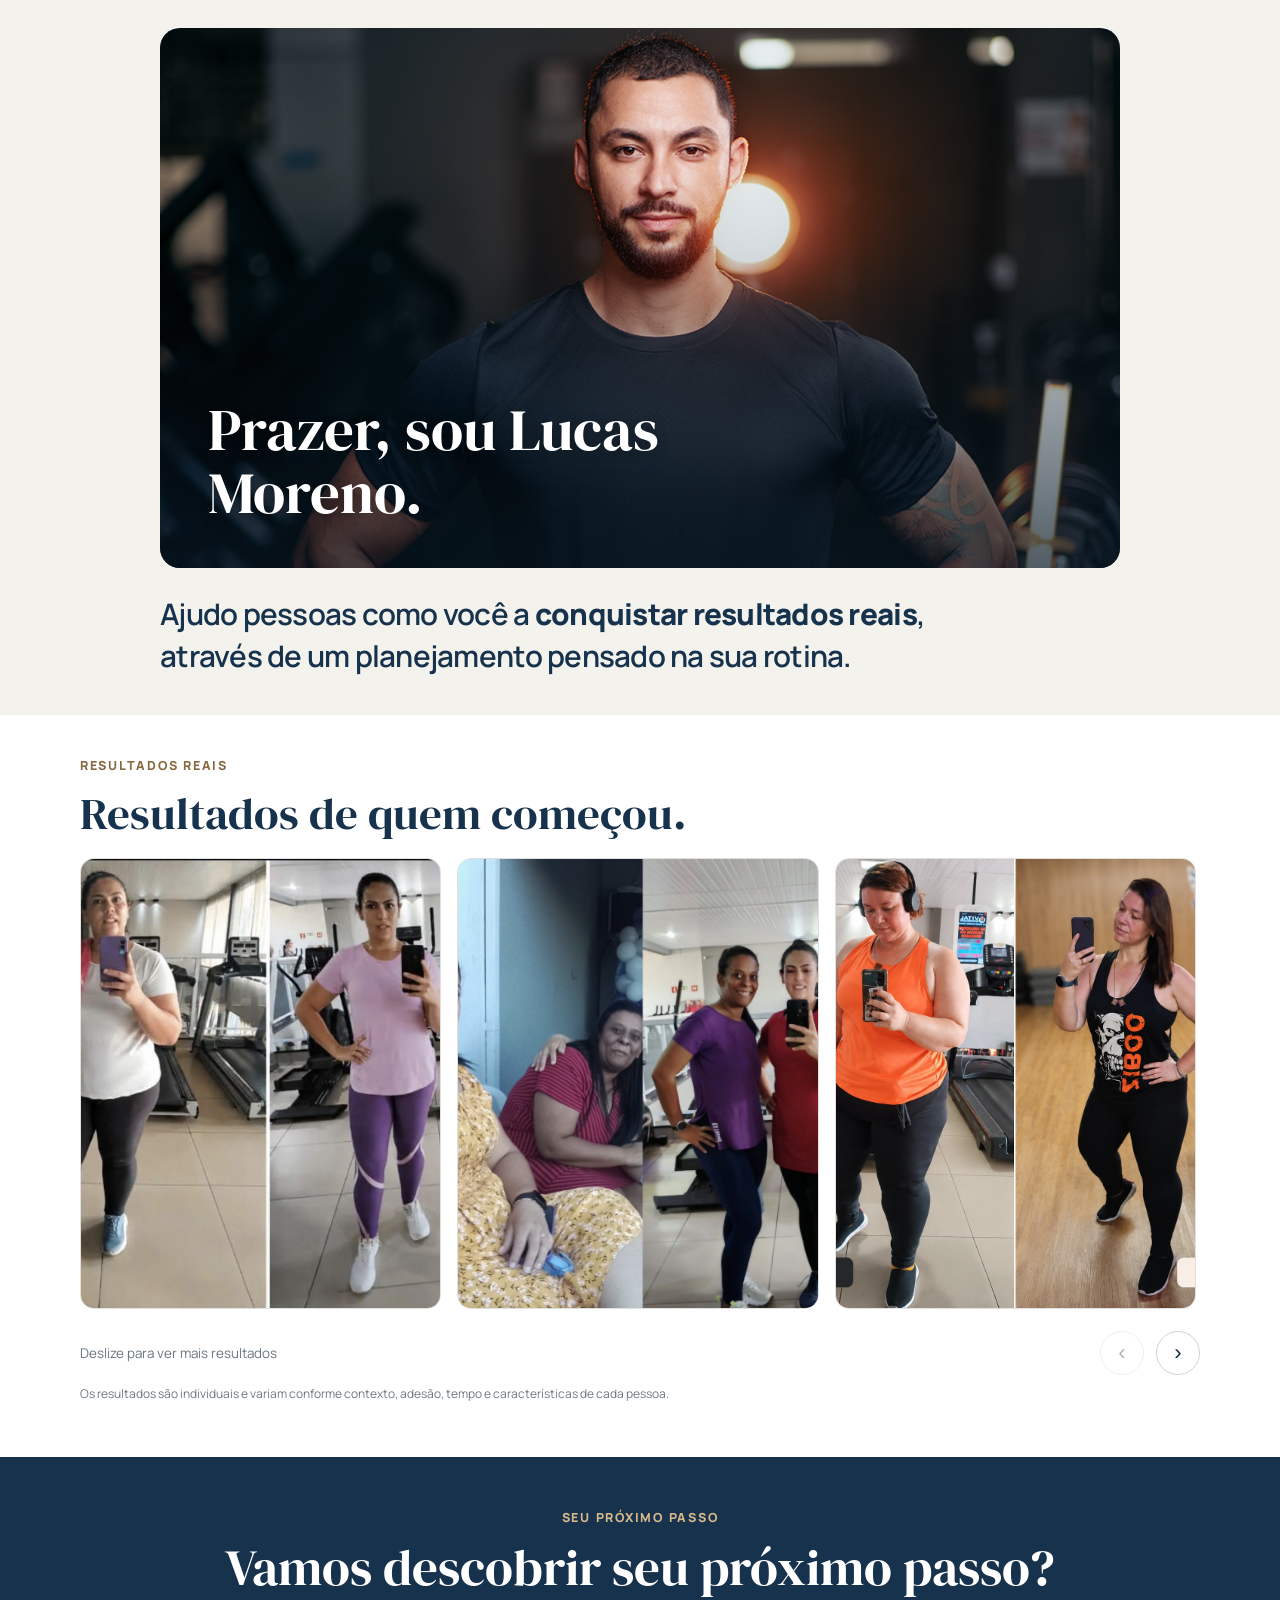
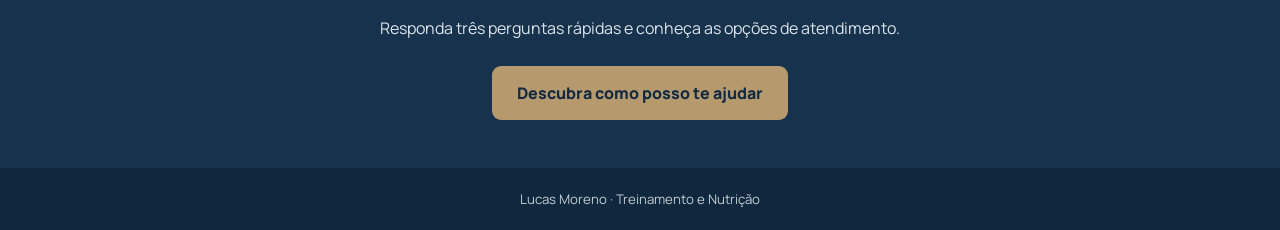
<file: index.html>
<!doctype html><html lang="pt-BR"><head><link rel="icon" type="image/svg+xml" href="/favicon-lm.svg?v=3"><meta charset="utf-8"><meta name="viewport" content="width=device-width,initial-scale=1"><meta name="theme-color" content="#17324d"><meta name="description" content="Conheça Lucas Moreno, personal trainer e nutricionista, veja resultados reais de alunos e descubra como começar."><title>Lucas Moreno | Treinamento e Nutrição</title><link rel="preconnect" href="https://fonts.googleapis.com"><link rel="preconnect" href="https://fonts.gstatic.com" crossorigin><link href="https://fonts.googleapis.com/css2?family=DM+Serif+Display&family=Manrope:wght@400;500;600;700;800&display=swap" rel="stylesheet"><style>
:root{--navy:#17324d;--cream:#f4f2ed;--bronze:#b69a6d;--ink:#27343d}*{box-sizing:border-box}html{scroll-behavior:smooth}body{margin:0;background:var(--cream);color:var(--ink);font-family:Manrope,Arial,sans-serif}a{color:inherit}.container{width:min(1120px,calc(100% - 36px));margin:auto}.top{background:#fff;border-bottom:1px solid #e3e0da}.top .container{display:flex;align-items:center;justify-content:space-between;gap:16px;min-height:76px}.brand{display:inline-flex;align-items:center;text-decoration:none;color:var(--navy);font-weight:800;font-size:1.05rem}.brand img{display:block;width:58px;height:58px;object-fit:contain}.top-note{color:#6c7780;font-size:.82rem}.hero{padding:44px 0;background:#f4f2ed}.hero-grid{display:grid;grid-template-columns:1.1fr .9fr;gap:clamp(20px,4vw,48px);align-items:center}.eyebrow{color:#876941;text-transform:uppercase;letter-spacing:.14em;font-size:.78rem;font-weight:800}.hero h1,.results h2,.end h2{font-family:"DM Serif Display",Georgia,serif;color:var(--navy);font-weight:400;line-height:1.12}.hero h1{font-size:clamp(2.3rem,4.5vw,3.8rem);margin:12px 0 16px}.hero-grid>div{max-width:610px}.hero .eyebrow,.results .eyebrow{display:block}.hero h1{max-width:13ch}.lead{margin:0 0 16px;text-align:left;color:#52616a;font-size:clamp(1.03rem,1.6vw,1.2rem);line-height:1.8}.portrait{margin:0;border-radius:20px;overflow:hidden;min-height:300px;background:#e1dfd9}.portrait img{display:block;width:100%;height:100%;max-height:480px;object-fit:cover;object-position:center 25%}.results{padding:42px 0;background:#fff}.results h2{font-size:clamp(1.9rem,3.5vw,2.9rem);max-width:780px;margin:15px 0 15px}.results-intro{display:none;margin:0;text-align:left;color:#586770;line-height:1.7;max-width:730px} .results-grid{display:flex;gap:16px;margin-top:16px;overflow-x:auto;scroll-snap-type:x mandatory;scroll-behavior:smooth;overscroll-behavior-x:contain;scrollbar-width:none;padding:3px 2px 14px;touch-action:pan-x pan-y}.results-grid::-webkit-scrollbar{display:none}.result{flex:0 0 calc((100% - 32px)/3);scroll-snap-align:start}.results-controls{display:flex;align-items:center;justify-content:flex-end;gap:12px;margin-top:8px}.results-arrow{width:44px;height:44px;border:1px solid #d6d3cb;border-radius:50%;background:white;color:var(--navy);font-size:1.4rem;cursor:pointer}.results-arrow:hover{background:var(--cream)}.results-arrow:disabled{opacity:.35;cursor:default}.results-hint{line-height:1.4;font-size:.84rem;color:#697680;margin-right:auto}.result{border-radius:14px;overflow:hidden;background:#f4f2ed;border:1px solid #e0e1df}.result img{display:block;width:100%;aspect-ratio:4/5;object-fit:cover}.result p{display:none;align-items:center;min-height:72px;padding:14px;margin:0;text-align:left;color:#43525c;font-weight:650;font-size:.9rem;line-height:1.5}.disclaimer{max-width:760px;text-align:left;color:#6e7880;font-size:.75rem;line-height:1.5;margin-top:10px}.end{padding:48px 0;text-align:center;background:var(--navy);color:#fff}.end h2{font-size:clamp(2rem,4vw,3.2rem);color:#fff;margin:12px auto 18px}.end p{text-align:center;color:#dbe4e8;max-width:670px;line-height:1.7;margin:0 auto 24px}.button{display:inline-flex;align-items:center;justify-content:center;min-height:54px;padding:14px 25px;border-radius:9px;background:var(--bronze);color:#122b42;text-decoration:none;font-weight:800;text-align:center}.button:hover{background:#d0b387}.button:focus-visible,.brand:focus-visible{outline:3px solid var(--bronze);outline-offset:4px}.footer{text-align:center;padding:22px;background:#10283e;color:#bfcbd1;font-size:.83rem}@media(max-width:760px){.hero{padding:28px 0}.hero h1{max-width:none}.hero-grid>div{max-width:100%}.hero h1,.results h2{overflow-wrap:break-word}.lead{line-height:1.7}.results h2{max-width:100%}.hero-grid{grid-template-columns:1fr}.portrait{min-height:0}.portrait img{max-height:340px}.results{padding:34px 0}.results-grid{gap:12px}.result{flex-basis:82%}.end{padding:42px 0}.top-note{display:none}}@media(max-width:380px){.result{flex-basis:88%}}@media(prefers-reduced-motion:reduce){.results-grid{scroll-behavior:auto}}
.hero{padding:28px 0 38px}.hero .container{max-width:960px}.portrait{position:relative;min-height:0;aspect-ratio:16/9;isolation:isolate}.portrait img{width:100%;height:100%;max-height:none;object-fit:cover;object-position:center 36%}.portrait:after{content:"";position:absolute;inset:0;background:linear-gradient(180deg,rgba(8,22,34,.76) 0%,rgba(8,22,34,.26) 37%,transparent 67%);pointer-events:none}.hero-overlay{position:absolute;z-index:1;top:clamp(20px,4vw,45px);left:clamp(20px,4vw,45px);right:20px}.hero-overlay .eyebrow{color:#e6cba2}.hero-overlay h1{color:#fff;max-width:18ch;margin:10px 0 0;text-shadow:0 2px 12px rgba(0,0,0,.25);font-size:clamp(2rem,4.7vw,4rem)}.hero-description{max-width:760px;margin:24px 0 0;font-size:clamp(1.06rem,1.8vw,1.28rem);line-height:1.65}@media(max-width:760px){.hero{padding:18px 0 30px}.portrait{aspect-ratio:4/4.1;border-radius:18px}.portrait img{max-height:none;object-position:center 36%}.hero-overlay{top:22px;left:22px;right:18px}.hero-overlay h1{font-size:clamp(2.15rem,8vw,3.25rem);max-width:12ch}.hero-description{margin:20px 0 0;line-height:1.65}}@media(max-width:380px){.hero-overlay h1{font-size:2rem}}.portrait:after{background:linear-gradient(180deg,transparent 25%,rgba(8,22,34,.10) 45%,rgba(8,22,34,.67) 100%)}.hero-overlay{top:auto;bottom:clamp(28px,8%,72px);left:clamp(22px,5%,54px);right:22px}.hero-overlay h1{margin:0;max-width:18ch;font-size:clamp(2.1rem,4.6vw,3.8rem);line-height:1.08}.hero-description{font-size:clamp(1.3rem,2.5vw,1.85rem);font-weight:600;line-height:1.42;letter-spacing:-.025em;color:#17324d;max-width:800px;margin:25px 0 0}.hero-description strong{font-weight:800;color:#17324d}@media(max-width:760px){.hero-overlay{top:auto;bottom:17%;left:22px;right:20px}.hero-overlay h1{font-size:clamp(2.15rem,7.5vw,3rem);max-width:13ch}.hero-description{font-size:clamp(1.32rem,5.4vw,1.65rem);line-height:1.42;margin-top:22px}}</style></head><body><main><section class="hero"><div class="container"><figure class="portrait"><img src="hero-lucas.jpg" alt="Lucas Moreno em ambiente profissional" width="1200" height="1500" fetchpriority="high"><figcaption class="hero-overlay"><h1>Prazer, sou Lucas Moreno.</h1></figcaption></figure><p class="lead hero-description">Ajudo pessoas como você a <strong>conquistar resultados reais</strong>, através de um planejamento pensado na sua rotina.</p></div></section><section class="results" aria-labelledby="resultados-titulo"><div class="container"><span class="eyebrow">Resultados reais</span><h2 id="resultados-titulo">Resultados de quem começou.</h2><div class="results-grid" id="results-carousel" tabindex="0" aria-label="Resultados dos alunos, deslize para ver mais"><article class="result"><img src="resultado-1.jpg" alt="Evolução de aluna acompanhada — caso 1" loading="lazy"><p>35 kg a menos ao longo do processo.</p></article><article class="result"><img src="resultado-2.jpg" alt="Evolução de aluna acompanhada — caso 2" loading="lazy"><p>Evolução de uma aluna.</p></article><article class="result"><img src="resultado-3.jpg" alt="Evolução de aluna acompanhada — caso 3" loading="lazy"><p>Resultado de acompanhamento.</p></article><article class="result"><img src="resultado-4.png" alt="Evolução de aluno acompanhado — caso 4" loading="lazy"><p>Evolução de um aluno.</p></article></div><div class="results-controls"><span class="results-hint">Deslize para ver mais resultados</span><button class="results-arrow" type="button" id="results-prev" aria-label="Resultado anterior">‹</button><button class="results-arrow" type="button" id="results-next" aria-label="Próximo resultado">›</button></div><p class="disclaimer">Os resultados são individuais e variam conforme contexto, adesão, tempo e características de cada pessoa.</p></div></section><section class="end"><div class="container"><span class="eyebrow" style="color:#d7b98b">Seu próximo passo</span><h2>Vamos descobrir seu próximo passo?</h2><p>Responda três perguntas rápidas e conheça as opções de atendimento.</p><a class="button" href="qualificacao.html?source=inicio">Descubra como posso te ajudar</a></div></section></main><footer class="footer">Lucas Moreno · Treinamento e Nutrição</footer><script>(function(){const track=document.getElementById('results-carousel'),prev=document.getElementById('results-prev'),next=document.getElementById('results-next');if(!track||!prev||!next)return;const step=()=>{const card=track.querySelector('.result');return card?card.getBoundingClientRect().width+parseFloat(getComputedStyle(track).gap||0):track.clientWidth};const update=()=>{prev.disabled=track.scrollLeft<4;next.disabled=track.scrollLeft+track.clientWidth>=track.scrollWidth-4};prev.addEventListener('click',()=>track.scrollBy({left:-step(),behavior:'smooth'}));next.addEventListener('click',()=>track.scrollBy({left:step(),behavior:'smooth'}));track.addEventListener('scroll',update,{passive:true});window.addEventListener('resize',update);update()})();</script></body></html>
</file>
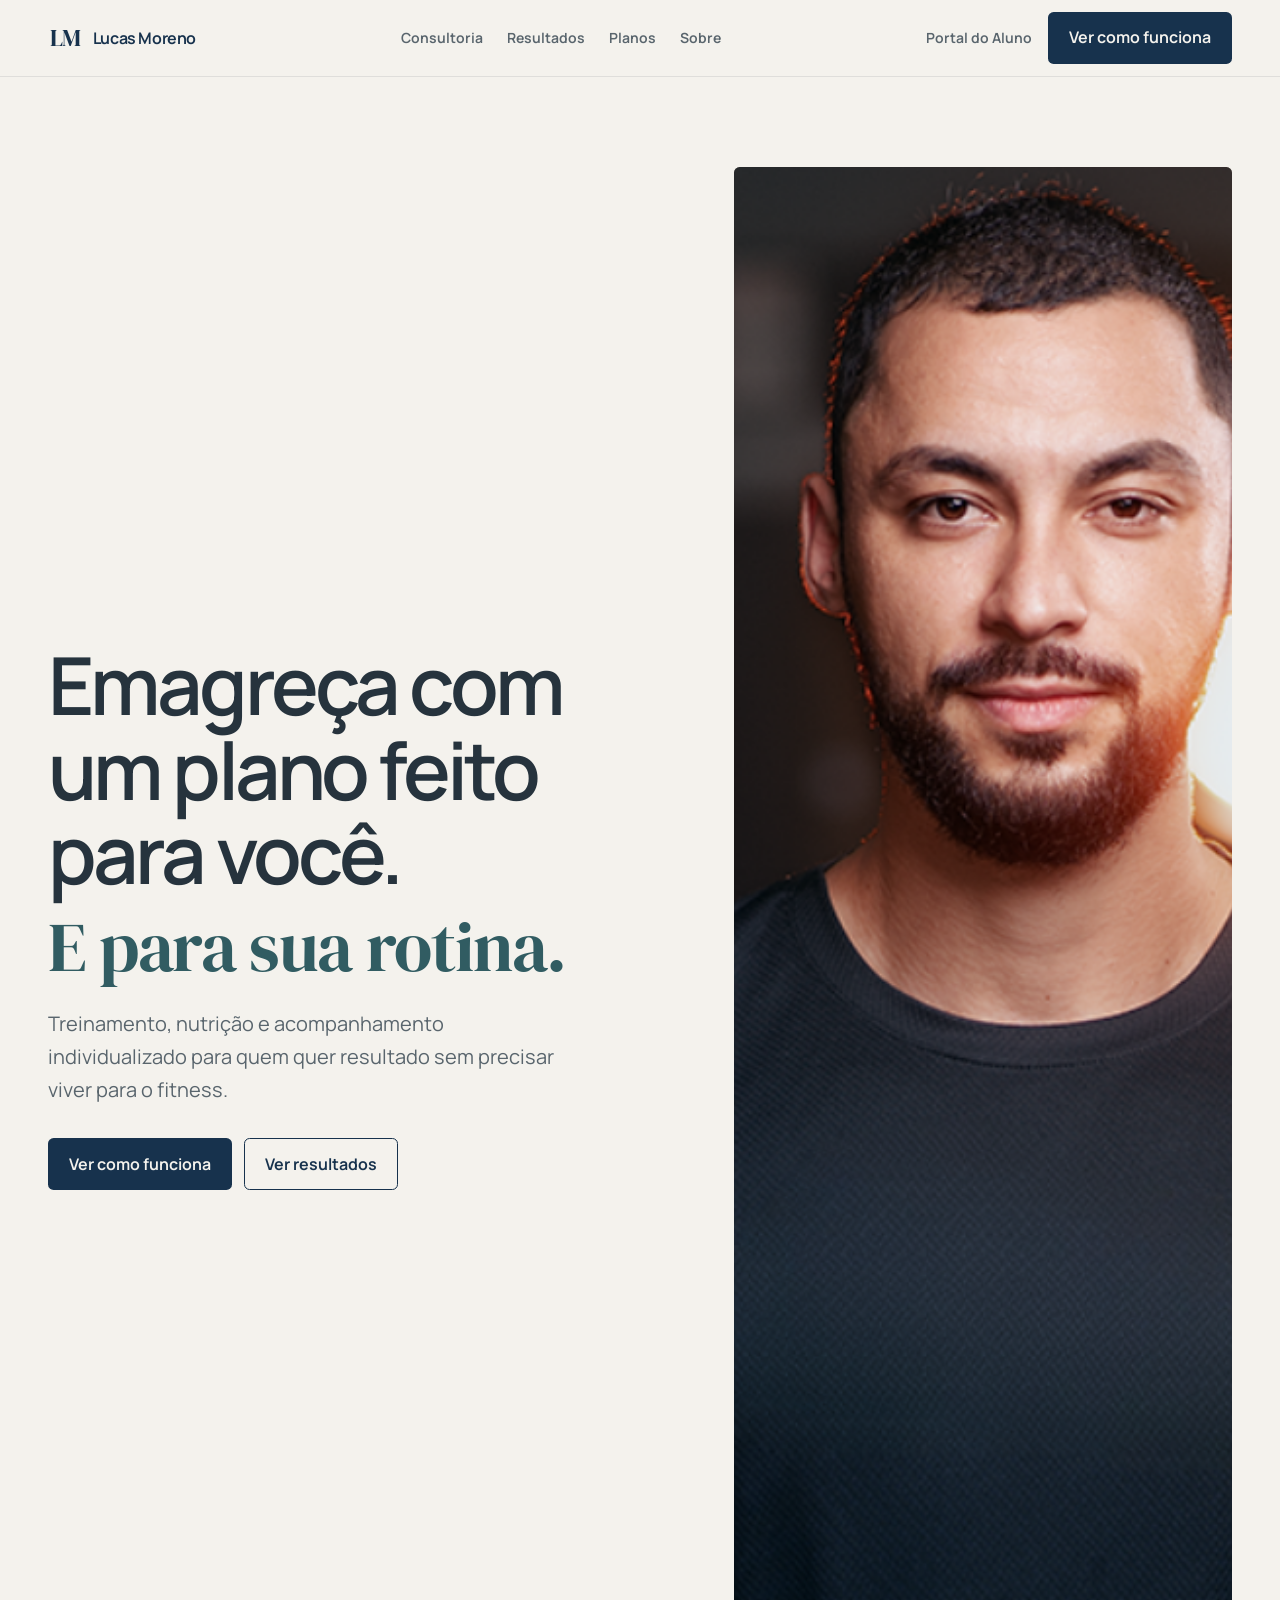
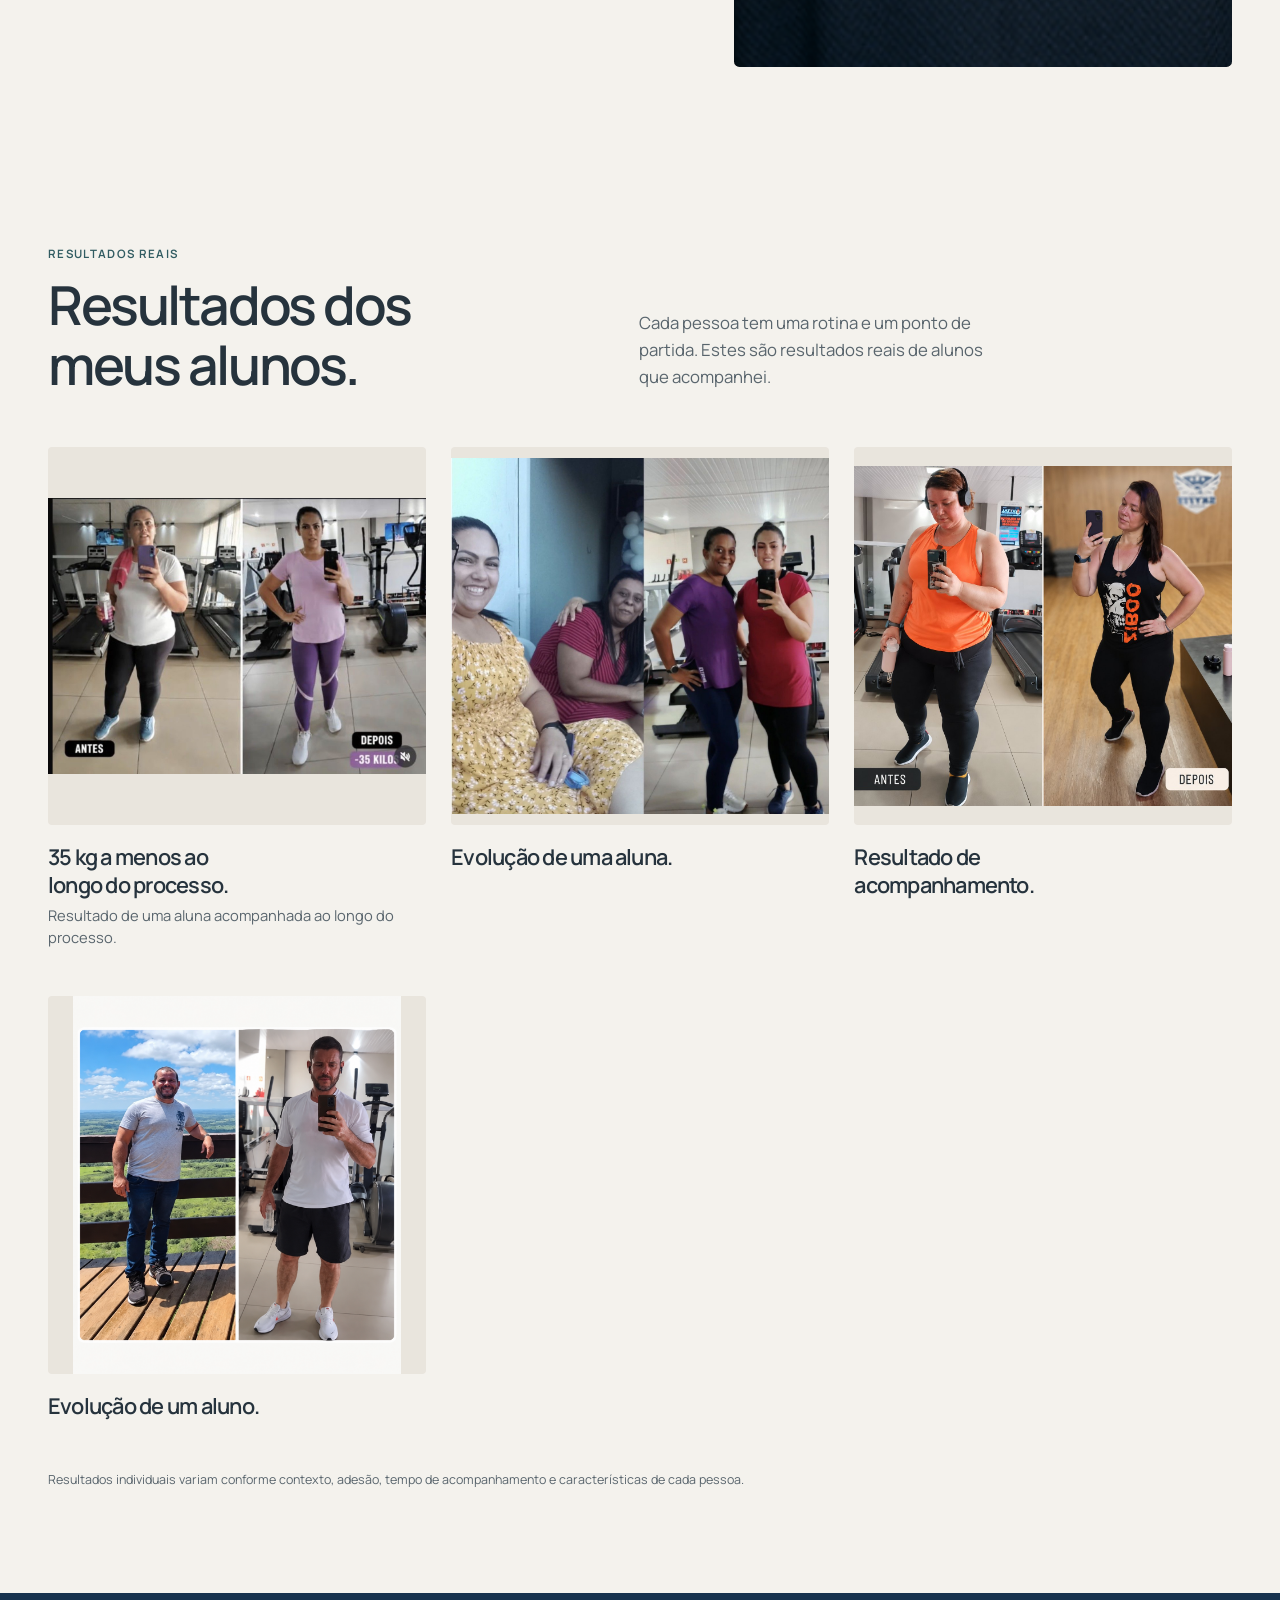
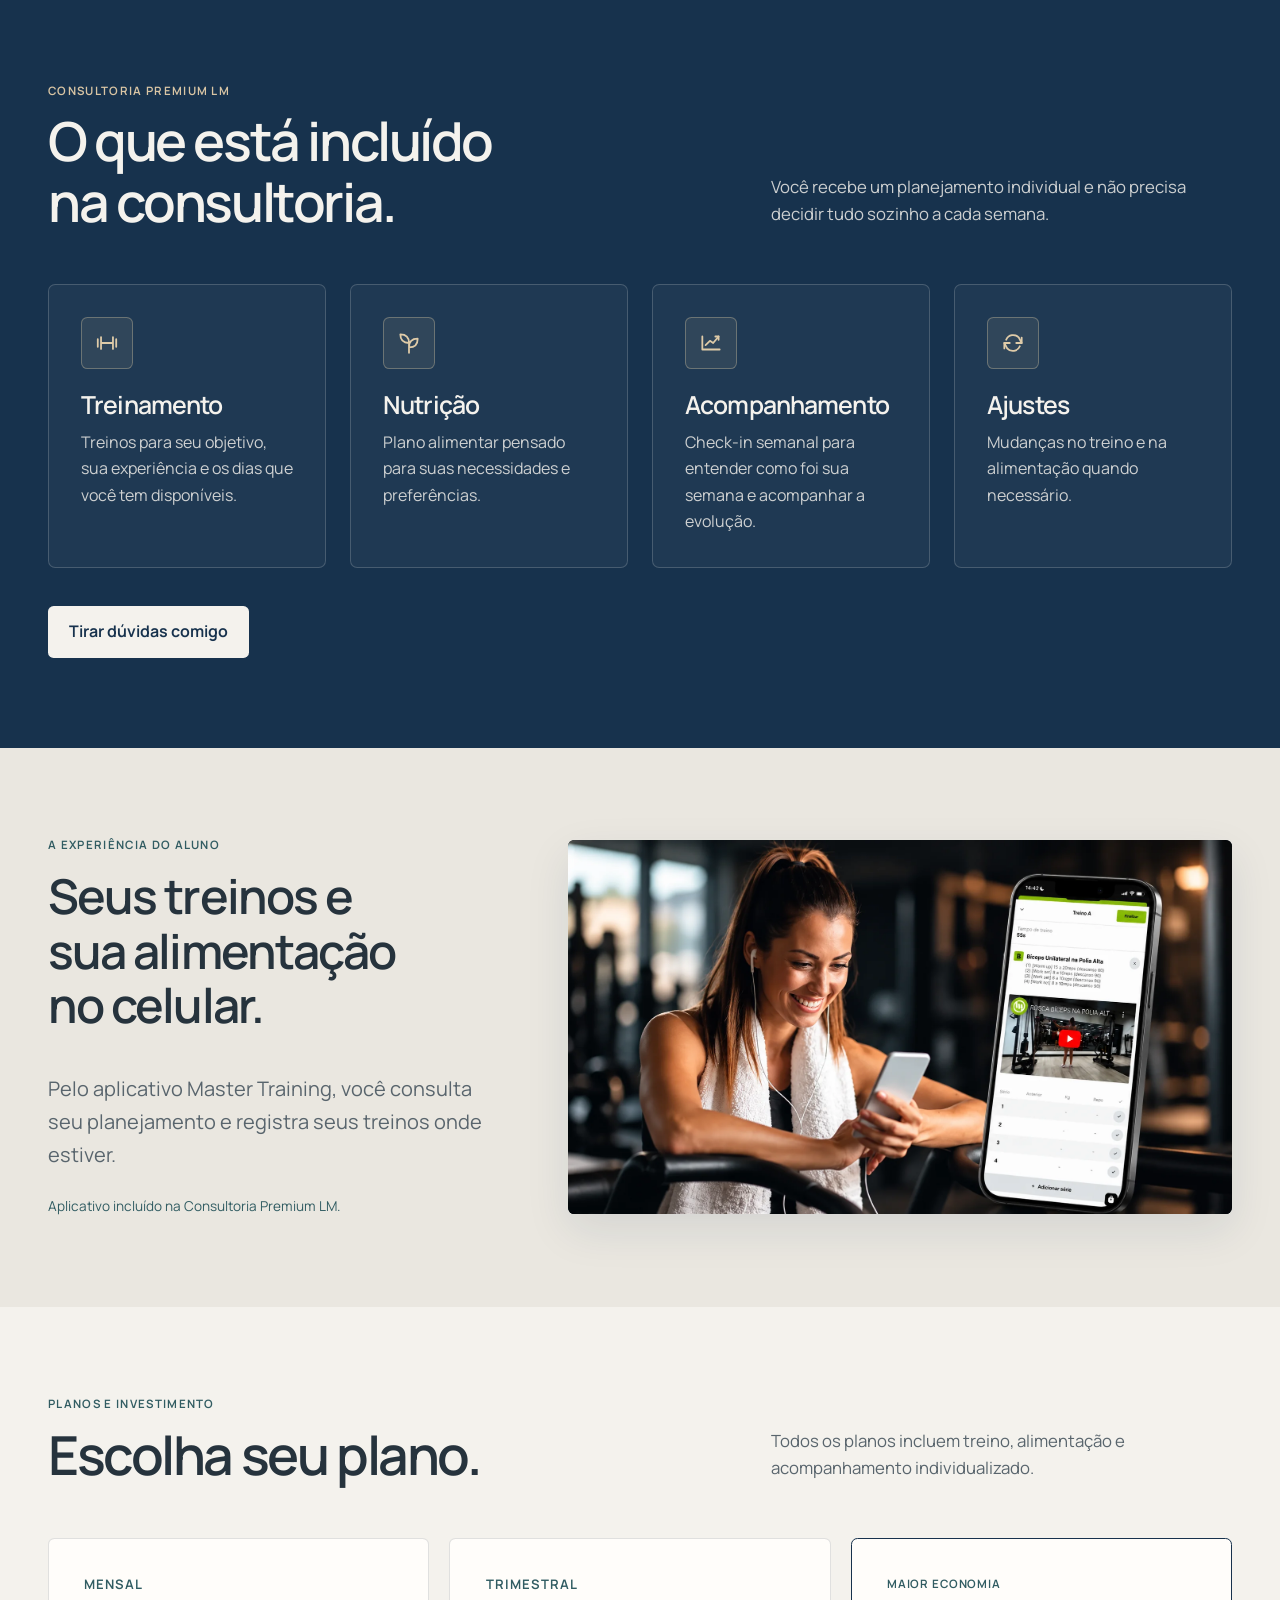
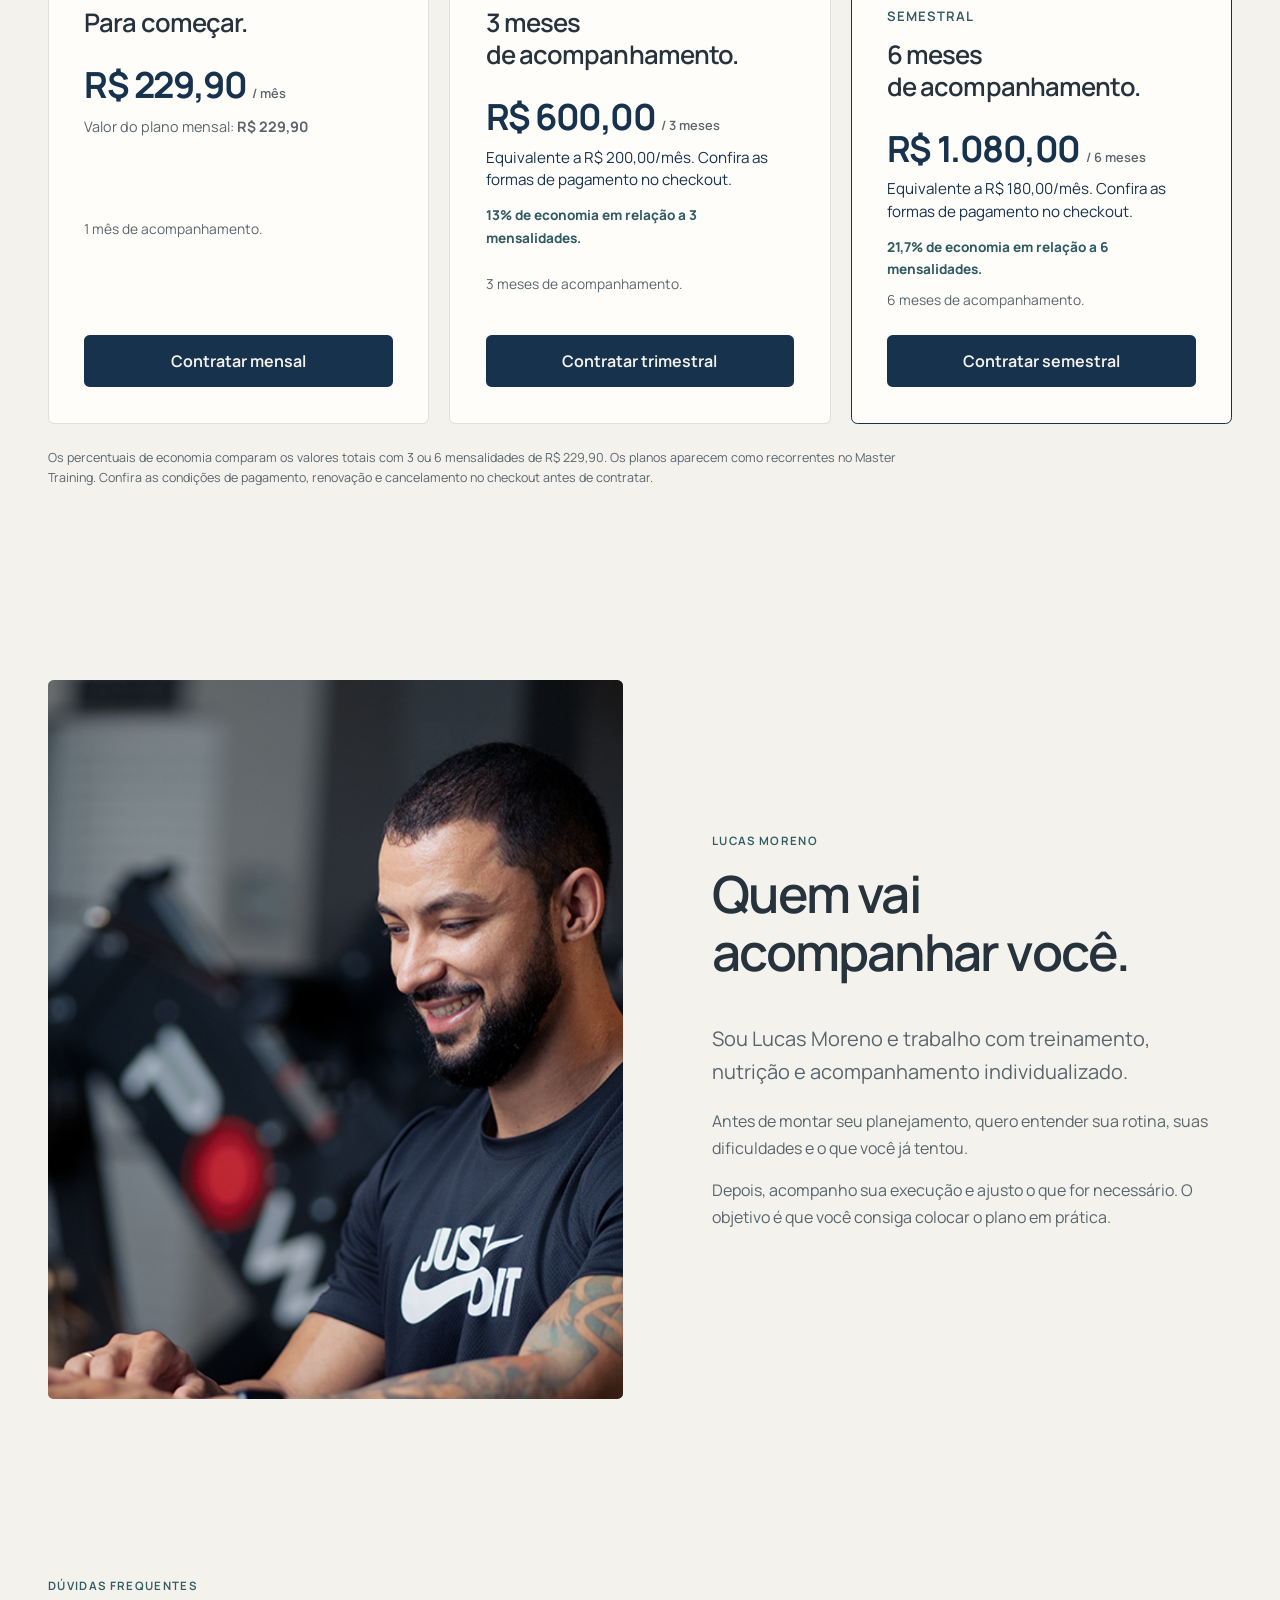
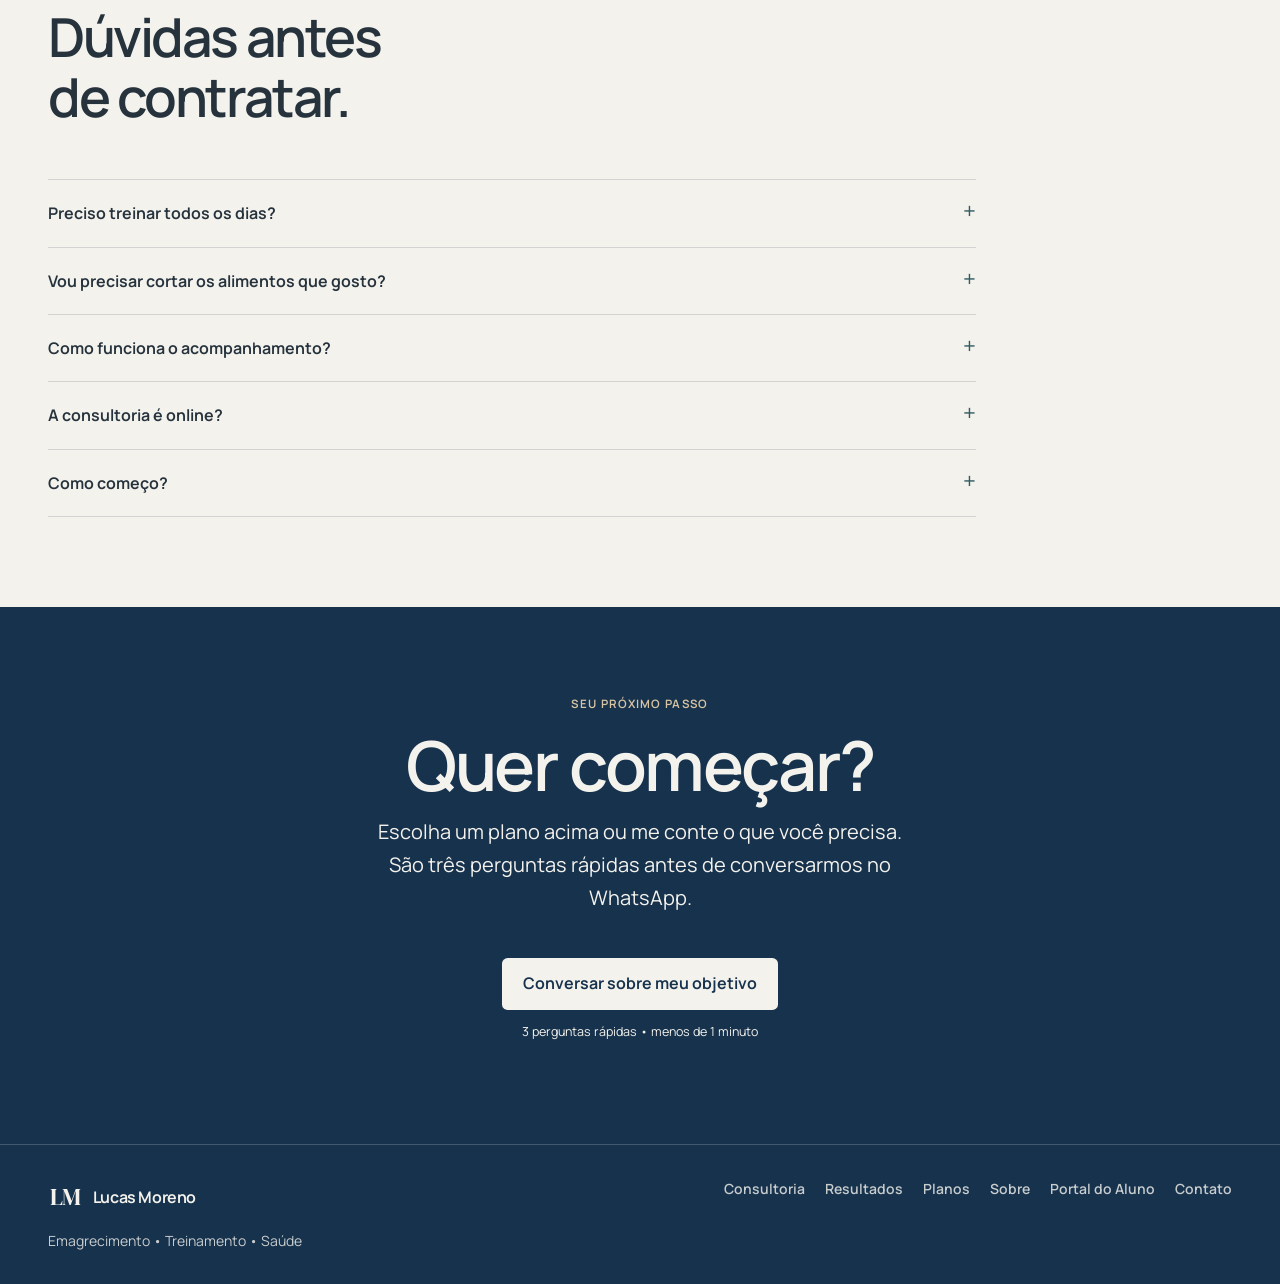
<file: landing-institucional.html>
<!DOCTYPE html>
<html lang="pt-BR">
<head>
  <meta charset="UTF-8" />
  <meta name="viewport" content="width=device-width, initial-scale=1.0" />
  <meta name="theme-color" content="#F4F2ED" />
  <link rel="icon" type="image/svg+xml" href="/favicon-lm.svg?v=2" />
  <link rel="icon" type="image/x-icon" href="/favicon.ico" sizes="any" />
  <title>Lucas Moreno | Emagrecimento, Treinamento e Saúde</title>
  <meta name="description" content="Sou Lucas Moreno. Organizo seu treino e sua alimentação e acompanho sua evolução para que você saiba o que fazer — e como continuar." />
  <link rel="preconnect" href="https://fonts.googleapis.com" />
  <link rel="preconnect" href="https://fonts.gstatic.com" crossorigin />
  <link href="https://fonts.googleapis.com/css2?family=DM+Serif+Display&family=Manrope:wght@400;500;600;700&display=swap" rel="stylesheet" />
  <link rel="stylesheet" href="styles/foundation.css" />
  <link rel="stylesheet" href="styles/home.css?v=20261023-icons-fix" />
  <link rel="stylesheet" href="styles/conversion.css" />
  <script src="scripts/analytics.js" defer></script>
  <script src="scripts/conversion.js" defer></script>
</head>
<body>
  <header class="site-header">
    <div class="container site-header__inner">
      <a class="brand" href="#inicio" aria-label="Lucas Moreno — início"><span class="brand__mark" aria-hidden="true">LM</span><span>Lucas Moreno</span></a>
      <nav class="site-nav" aria-label="Navegação principal"><a href="#consultoria">Consultoria</a><a href="#resultados">Resultados</a><a href="#planos">Planos</a><a href="#sobre">Sobre</a></nav>
      <div class="header-actions"><a class="header-portal" href="https://app.lucasmorenopersonal.com.br/">Portal do Aluno</a><a class="button" href="#consultoria" data-track="header_consultoria">Ver como funciona</a></div>
      <button class="mobile-menu-button" type="button" aria-expanded="false" aria-controls="mobile-navigation" aria-label="Abrir menu"><span class="mobile-menu-button__icon" aria-hidden="true"></span></button>
    </div>
    <nav class="mobile-nav" id="mobile-navigation" aria-label="Navegação mobile" hidden><div class="container mobile-nav__inner"><a href="#consultoria">Consultoria</a><a href="#resultados">Resultados</a><a href="#planos">Planos</a><a href="#sobre">Sobre</a><a href="https://app.lucasmorenopersonal.com.br/">Portal do Aluno</a><a class="button" href="#consultoria" data-track="mobile_consultoria">Ver como funciona</a></div></nav>
  </header>

  <main id="inicio">
    <section class="hero" aria-labelledby="hero-title"><div class="container hero__grid">
      <div class="hero__copy"><h1 id="hero-title" class="display">Emagreça com um plano feito para você.<span class="editorial hero__editorial">E para sua rotina.</span></h1><p class="lead">Treinamento, nutrição e acompanhamento individualizado para quem quer resultado sem precisar viver para o fitness.</p><div class="hero__actions"><a class="button" href="#consultoria" data-track="hero_consultoria">Ver como funciona</a><a class="button button--secondary" href="#resultados" data-track="hero_resultados">Ver resultados</a></div></div>
      <figure class="hero__media"><img src="hero-lucas.jpg" alt="Lucas Moreno em ambiente profissional" width="1200" height="1500" fetchpriority="high" /></figure>
    </div></section>

    

    <section class="section" id="resultados" aria-labelledby="resultados-title"><div class="container"><div class="section-heading"><p class="eyebrow">Resultados reais</p><h2 id="resultados-title">Resultados dos meus alunos.</h2><p class="lead">Cada pessoa tem uma rotina e um ponto de partida. Estes são resultados reais de alunos que acompanhei.</p></div><div class="results-grid">
      <article class="card result-card"><img class="result-card__image" src="resultado-1.jpg" alt="Antes e depois de aluna acompanhada — caso 1" loading="lazy" /><div class="result-card__body"><h3>35 kg a menos ao longo do processo.</h3><p>Resultado de uma aluna acompanhada ao longo do processo.</p></div></article>
      <article class="card result-card"><img class="result-card__image" src="resultado-2.jpg" alt="Antes e depois de aluna acompanhada — caso 2" loading="lazy" /><div class="result-card__body"><h3>Evolução de uma aluna.</h3></div></article>
      <article class="card result-card"><img class="result-card__image" src="resultado-3.jpg" alt="Antes e depois de aluna acompanhada — caso 3" loading="lazy" /><div class="result-card__body"><h3>Resultado de acompanhamento.</h3></div></article>
      <article class="card result-card"><img class="result-card__image" src="resultado-4.png" alt="Antes e depois de aluno acompanhado — caso 4" loading="lazy" /><div class="result-card__body"><h3>Evolução de um aluno.</h3></div></article>
    </div><p class="result-disclaimer">Resultados individuais variam conforme contexto, adesão, tempo de acompanhamento e características de cada pessoa.</p></div></section>

    

    

    <section class="section premium" id="consultoria" aria-labelledby="consultoria-title"><div class="container"><div class="section-heading"><p class="eyebrow">Consultoria Premium LM</p><h2 id="consultoria-title">O que está incluído na consultoria.</h2><p class="lead">Você recebe um planejamento individual e não precisa decidir tudo sozinho a cada semana.</p></div><div class="premium-grid"><article class="premium-feature"><span class="premium-feature__icon-wrap"><svg class="premium-feature__icon" width="26" height="26" viewBox="0 0 24 24" fill="none" stroke="currentColor" stroke-width="1.65" stroke-linecap="round" stroke-linejoin="round" aria-hidden="true"><path d="M6.5 6.5v11M17.5 6.5v11M3.5 8.5v7M20.5 8.5v7M6.5 12h11"/></svg></span><h3>Treinamento</h3><p>Treinos para seu objetivo, sua experiência e os dias que você tem disponíveis.</p></article><article class="premium-feature"><span class="premium-feature__icon-wrap"><svg class="premium-feature__icon" width="26" height="26" viewBox="0 0 24 24" fill="none" stroke="currentColor" stroke-width="1.65" stroke-linecap="round" stroke-linejoin="round" aria-hidden="true"><path d="M12 21v-9M12 12C7 12 4 9 4 4c5 0 8 3 8 8ZM12 16c0-5 3-8 8-8 0 5-3 8-8 8Z"/></svg></span><h3>Nutrição</h3><p>Plano alimentar pensado para suas necessidades e preferências.</p></article><article class="premium-feature"><span class="premium-feature__icon-wrap"><svg class="premium-feature__icon" width="26" height="26" viewBox="0 0 24 24" fill="none" stroke="currentColor" stroke-width="1.65" stroke-linecap="round" stroke-linejoin="round" aria-hidden="true"><path d="M4 18V6M4 18h16M7 14l4-4 3 2 5-6"/><path d="m16 6 3 0 0 3"/></svg></span><h3>Acompanhamento</h3><p>Check-in semanal para entender como foi sua semana e acompanhar a evolução.</p></article><article class="premium-feature"><span class="premium-feature__icon-wrap"><svg class="premium-feature__icon" width="26" height="26" viewBox="0 0 24 24" fill="none" stroke="currentColor" stroke-width="1.65" stroke-linecap="round" stroke-linejoin="round" aria-hidden="true"><path d="M20 7v5h-5"/><path d="M4 17v-5h5"/><path d="M5.7 9a7 7 0 0 1 11.7-2L20 12M4 12l2.6 5a7 7 0 0 0 11.7-2"/></svg></span><h3>Ajustes</h3><p>Mudanças no treino e na alimentação quando necessário.</p></article></div><div class="audience-cta"><button class="button" type="button" data-start-qualification data-source="premium">Tirar dúvidas comigo</button></div></div></section>

    <section class="section master-training master-training--visual" aria-labelledby="master-training-title">
      <div class="container master-training__visual-grid">
        <div class="master-training__visual-copy">
          <p class="eyebrow">A experiência do aluno</p>
          <h2 id="master-training-title">Seus treinos e sua alimentação no celular.</h2>
          <p class="lead">Pelo aplicativo Master Training, você consulta seu planejamento e registra seus treinos onde estiver.</p>
          <p class="master-training__visual-note">Aplicativo incluído na Consultoria Premium LM.</p>
        </div>
        <figure class="master-training__visual-media">
          <img src="master-training-lm.webp" alt="Aluna consultando o planejamento de treino no celular, ao lado de uma demonstração do aplicativo Master Training" width="1672" height="941" loading="lazy" decoding="async" />
        </figure>
      </div>
    </section>

    <section class="section pricing" id="planos" aria-labelledby="planos-title">
      <div class="container">
        <div class="section-heading">
          <p class="eyebrow">Planos e investimento</p>
          <h2 id="planos-title">Escolha seu plano.</h2>
          <p class="lead">Todos os planos incluem treino, alimentação e acompanhamento individualizado.</p>
        </div>
        <div class="pricing-grid">
          <article class="pricing-card">
            <p class="pricing-card__term">Mensal</p>
            <h3>Para começar.</h3>
            <p class="pricing-card__price">R$ 229,90 <span>/ mês</span></p>
            <p class="pricing-card__total">Valor do plano mensal: <strong>R$ 229,90</strong></p>
            <p class="pricing-card__detail">1 mês de acompanhamento.</p>
            <a class="button pricing-card__button" href="https://mtapp.com.br/pay/c/d8751e51" target="_blank" rel="noopener noreferrer" data-track="checkout_mensal">Contratar mensal</a>
          </article>
          <article class="pricing-card">
            <p class="pricing-card__term">Trimestral</p>
            <h3>3 meses de acompanhamento.</h3>
            <p class="pricing-card__price">R$ 600,00 <span>/ 3 meses</span></p>
            <p class="pricing-card__installments">Equivalente a R$ 200,00/mês. Confira as formas de pagamento no checkout.</p>
            <p class="pricing-card__saving">13% de economia em relação a 3 mensalidades.</p>
            <p class="pricing-card__detail">3 meses de acompanhamento.</p>
            <a class="button pricing-card__button" href="https://mtapp.com.br/pay/c/4752f1f2" target="_blank" rel="noopener noreferrer" data-track="checkout_trimestral">Contratar trimestral</a>
          </article>
          <article class="pricing-card pricing-card--featured">
            <p class="pricing-card__tag">Maior economia</p>
            <p class="pricing-card__term">Semestral</p>
            <h3>6 meses de acompanhamento.</h3>
            <p class="pricing-card__price">R$ 1.080,00 <span>/ 6 meses</span></p>
            <p class="pricing-card__installments">Equivalente a R$ 180,00/mês. Confira as formas de pagamento no checkout.</p>
            <p class="pricing-card__saving">21,7% de economia em relação a 6 mensalidades.</p>
            <p class="pricing-card__detail">6 meses de acompanhamento.</p>
            <a class="button pricing-card__button" href="https://mtapp.com.br/pay/c/d07d7803" target="_blank" rel="noopener noreferrer" data-track="checkout_semestral">Contratar semestral</a>
          </article>
        </div>
        <p class="pricing__note">Os percentuais de economia comparam os valores totais com 3 ou 6 mensalidades de R$ 229,90. Os planos aparecem como recorrentes no Master Training. Confira as condições de pagamento, renovação e cancelamento no checkout antes de contratar.</p>
      </div>
    </section>

    

    

    <section class="section" id="sobre" aria-labelledby="sobre-title"><div class="container about__grid"><figure class="about__media"><img src="lucas-sobre.jpg" alt="Lucas Moreno em sua rotina profissional" loading="lazy" /></figure><div><p class="eyebrow">Lucas Moreno</p><h2 id="sobre-title">Quem vai acompanhar você.</h2><p class="lead">Sou Lucas Moreno e trabalho com treinamento, nutrição e acompanhamento individualizado.</p><p>Antes de montar seu planejamento, quero entender sua rotina, suas dificuldades e o que você já tentou.</p><p>Depois, acompanho sua execução e ajusto o que for necessário. O objetivo é que você consiga colocar o plano em prática.</p></div></div></section>

    

    <section class="section" aria-labelledby="faq-title"><div class="container"><div class="section-heading"><p class="eyebrow">Dúvidas frequentes</p><h2 id="faq-title">Dúvidas antes de contratar.</h2></div><div class="faq"><details><summary>Preciso treinar todos os dias?</summary><p>Não. A frequência é definida considerando objetivo, experiência, disponibilidade e estratégia.</p></details><details><summary>Vou precisar cortar os alimentos que gosto?</summary><p>Não existe uma regra de proibição geral. O planejamento considera necessidades nutricionais, objetivo, preferências e contexto.</p></details><details><summary>Como funciona o acompanhamento?</summary><p>Você recebe sua estratégia individualizada e realiza check-ins periódicos para acompanharmos execução, dificuldades e evolução.</p></details><details><summary>A consultoria é online?</summary><p>Sim. Você recebe seu planejamento pelo aplicativo e faz o acompanhamento à distância.</p></details><details><summary>Como começo?</summary><p>Você pode escolher o plano mensal na seção Planos e Investimento e contratar pelo checkout oficial do Master Training. Se preferir tirar dúvidas antes, responda três perguntas rápidas para conversar comigo no WhatsApp.</p></details></div></div></section>

    <section class="section final-cta surface--deep" id="contato" aria-labelledby="final-title"><div class="container final-cta__inner"><p class="eyebrow">Seu próximo passo</p><h2 id="final-title">Quer começar?</h2><p class="lead">Escolha um plano acima ou me conte o que você precisa. São três perguntas rápidas antes de conversarmos no WhatsApp.</p><button class="button" type="button" data-start-qualification data-source="final">Conversar sobre meu objetivo</button><p class="final-cta__microcopy">3 perguntas rápidas • menos de 1 minuto</p></div></section>
  </main>

  <footer class="site-footer"><div class="container site-footer__inner"><div><a class="brand" href="#inicio"><span class="brand__mark" aria-hidden="true">LM</span><span>Lucas Moreno</span></a><p class="site-footer__meta">Emagrecimento • Treinamento • Saúde</p></div><nav class="footer-links" aria-label="Links do rodapé"><a href="#consultoria">Consultoria</a><a href="#resultados">Resultados</a><a href="#planos">Planos</a><a href="#sobre">Sobre</a><a href="https://app.lucasmorenopersonal.com.br/">Portal do Aluno</a><a href="https://wa.me/5514991174500?text=Ol%C3%A1%2C%20Lucas.%20Vim%20pelo%20seu%20site%20e%20quero%20tirar%20uma%20d%C3%BAvida." target="_blank" rel="noopener" data-direct-whatsapp>Contato</a></nav></div></footer>

  <dialog class="conversion-dialog" id="qualification-dialog" aria-labelledby="qualification-title">
    <div class="conversion">
      <button class="conversion__close" type="button" aria-label="Fechar" data-close-qualification>×</button>
      <div class="conversion__progress" aria-live="polite"><span id="qualification-progress-label">1 de 3</span><span class="conversion__track"><span class="conversion__bar" id="qualification-progress-bar"></span></span></div>
      <section class="conversion__step" data-step="1">
        <p class="eyebrow">Bem-vindo à LM</p>
        <h2 id="qualification-title">Antes de começar, como posso chamar você?</h2>
        <p class="lead">Sou Lucas Moreno. Quero entender seu objetivo e mostrar as formas de acompanhamento disponíveis.</p>
        <form id="qualification-name-form"><label class="conversion__label" for="qualification-name">Seu primeiro nome</label><input class="conversion__input" id="qualification-name" name="nome" autocomplete="given-name" maxlength="60" required placeholder="Digite seu nome" /><button class="button" type="submit">Continuar</button></form>
      </section>
      <section class="conversion__step" data-step="2" hidden>
        <p class="eyebrow">Seu objetivo</p><h2 id="qualification-objective-title">O que você quer conquistar?</h2>
        <div class="choice-grid choice-grid--2">
          <button class="choice" type="button" data-answer="objective" data-value="Emagrecer">Emagrecer</button>
          <button class="choice" type="button" data-answer="objective" data-value="Ganhar massa muscular">Ganhar massa muscular</button>
          <button class="choice" type="button" data-answer="objective" data-value="Melhorar composição corporal">Melhorar composição corporal</button>
          <button class="choice" type="button" data-answer="objective" data-value="Saúde e condicionamento">Saúde e condicionamento</button>
          <button class="choice" type="button" data-answer="objective" data-value="Outro objetivo">Outro objetivo</button>
        </div><button class="conversion__back" type="button" data-back>← Voltar</button>
      </section>
      <section class="conversion__step" data-step="3" hidden>
        <p class="eyebrow">Seu momento</p><h2>Em quanto tempo você gostaria de começar a perceber evolução?</h2>
        <p class="lead">O prazo ajuda a orientar a conversa, mas não representa uma promessa de resultado.</p>
        <div class="choice-grid">
          <button class="choice" type="button" data-answer="deadline" data-value="Até 3 meses">Até 3 meses</button>
          <button class="choice" type="button" data-answer="deadline" data-value="De 3 a 6 meses">De 3 a 6 meses</button>
          <button class="choice" type="button" data-answer="deadline" data-value="Mais de 6 meses">Mais de 6 meses</button>
          <button class="choice" type="button" data-answer="deadline" data-value="Sem prazo definido">Sem prazo definido</button>
        </div><button class="conversion__back" type="button" data-back>← Voltar</button>
      </section>
      <section class="conversion__step" data-step="4" hidden>
        <p class="eyebrow">Seu próximo passo</p><h2 id="qualification-result-title">Vamos encontrar seu acompanhamento.</h2>
        <p class="lead">Conheça as modalidades disponíveis. A escolha depende da sua rotina e da disponibilidade de atendimento.</p>
        <div class="conversion__summary"><p><strong>Nome:</strong> <span data-summary="name"></span></p><p><strong>Objetivo:</strong> <span data-summary="objective"></span></p><p><strong>Prazo desejado:</strong> <span data-summary="deadline"></span></p></div>
        <div class="conversion__offers">
          <article class="conversion__offer"><h3>Atendimento Presencial LM</h3><p>Acompanhamento completo presencial.</p><a class="button button--secondary" id="qualification-presencial" href="presencial.html">Saber mais — Presencial</a></article>
          <article class="conversion__offer"><h3>Consultoria Premium Online</h3><p>Treino, alimentação e acompanhamento à distância. Mensal R$ 229,90, trimestral R$ 600,00 ou semestral R$ 1.080,00.</p><a class="button button--secondary" id="qualification-online" href="online.html">Saber mais — Online</a></article>
          <article class="conversion__offer"><h3>Plano Recomeço</h3><p>Treino e plano alimentar para 30 dias, por R$ 59,90 em pagamento único. Sem acompanhamento contínuo.</p><a class="button button--secondary" id="qualification-recomeco" href="recomeco.html">Saber mais — Recomeço</a></article>
        </div>
        <button class="conversion__back" type="button" data-restart>Alterar respostas</button>
      </section>
    </div>
  </dialog>
</body>
</html>
</file>
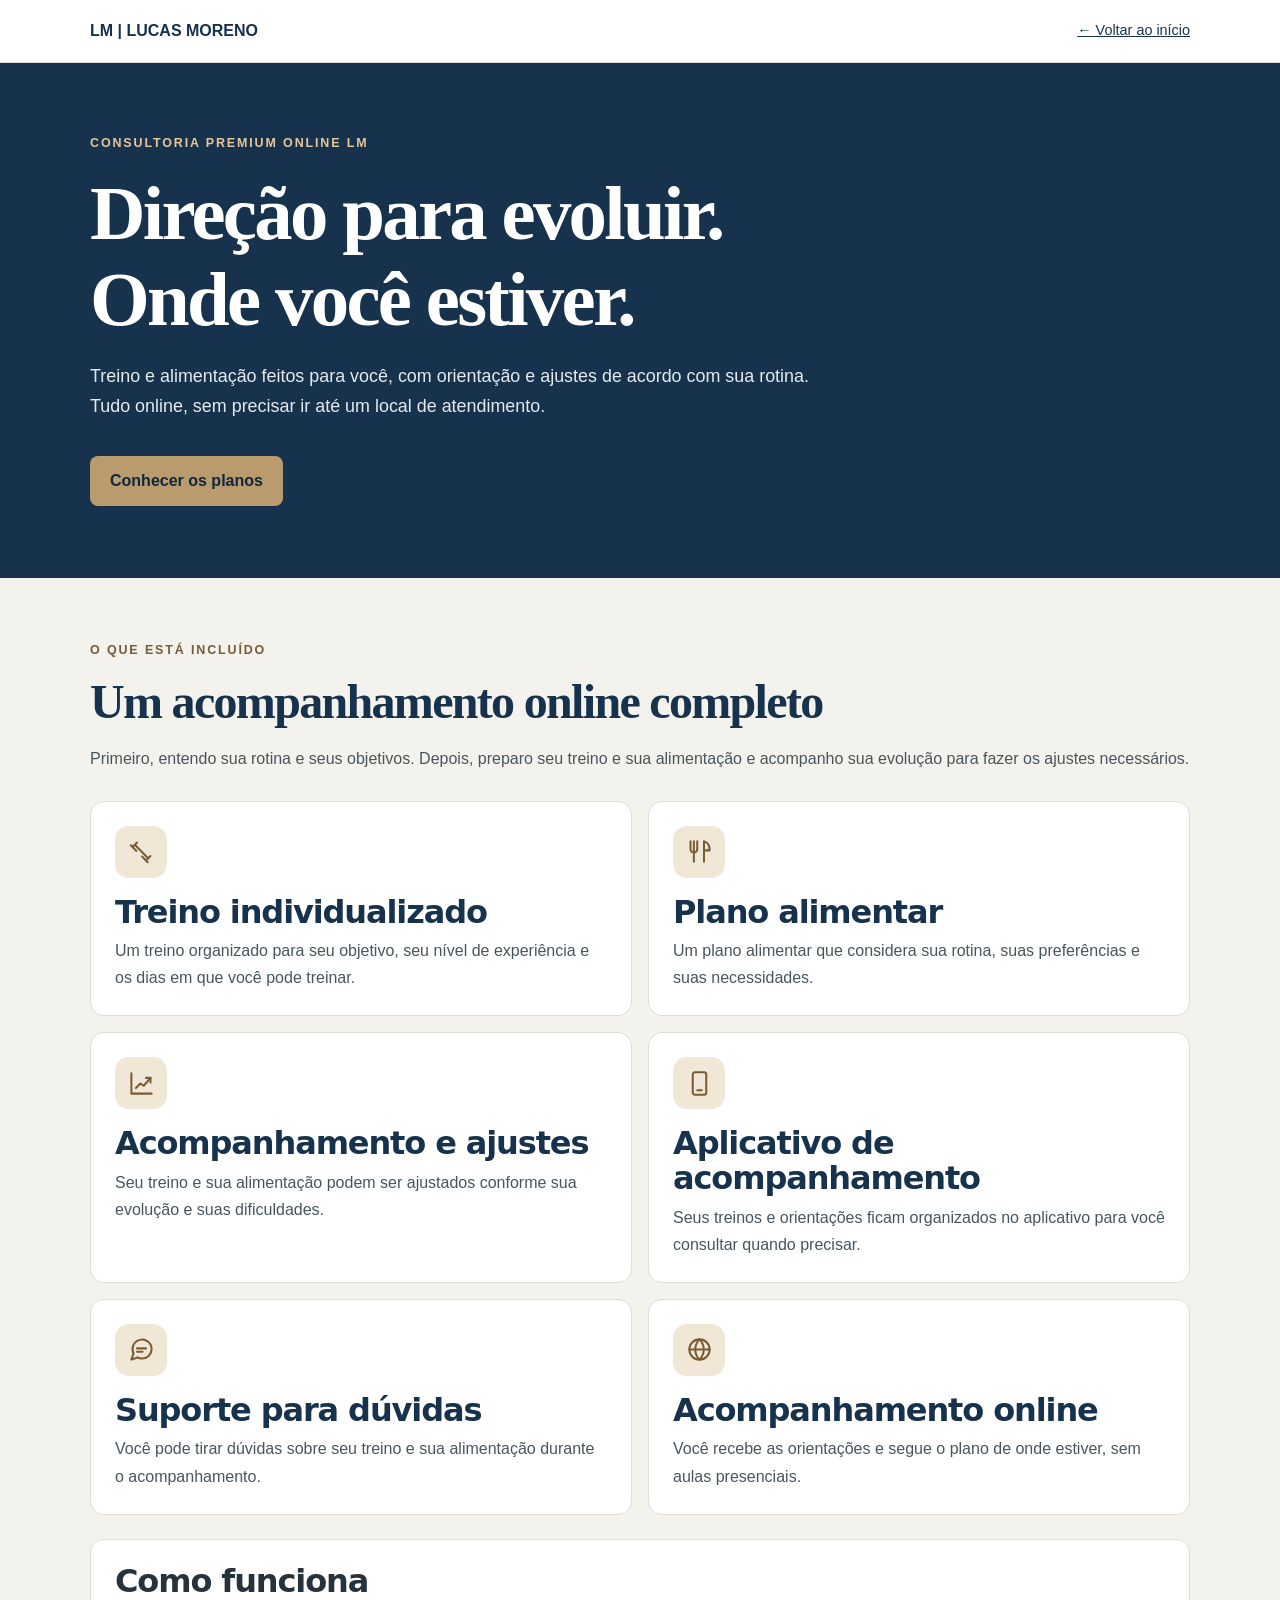
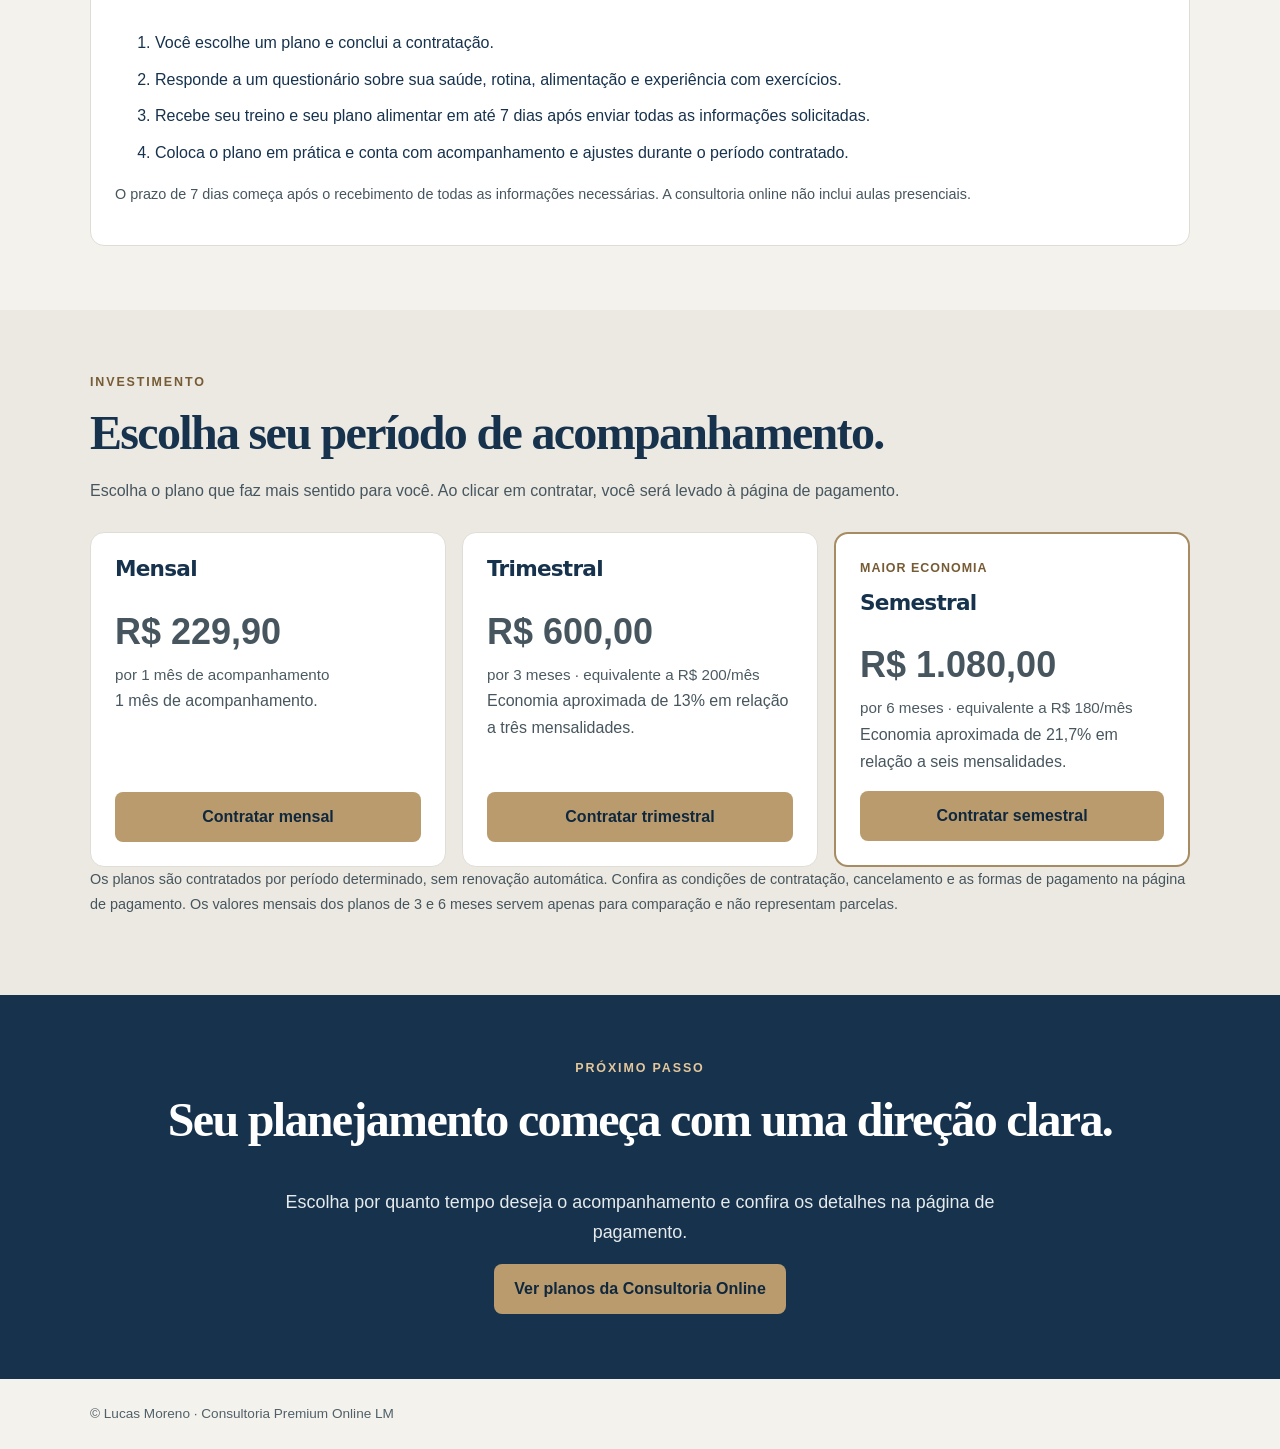
<file: online.html>
<!doctype html>
<html lang="pt-BR"><head><link rel="icon" type="image/svg+xml" href="/favicon-lm.svg?v=3"><meta charset="utf-8"><meta name="viewport" content="width=device-width,initial-scale=1"><meta name="theme-color" content="#17324d"><meta name="description" content="Consultoria Premium Online LM: treino, planejamento alimentar e acompanhamento individualizado. Planos mensal, trimestral e semestral."><title>Consultoria Premium Online | Lucas Moreno</title><link rel="stylesheet" href="styles/foundation.css"><style>
:root{--navy:#17324d;--cream:#f4f2ed;--bronze:#b99b6d}*{box-sizing:border-box}body{margin:0;background:var(--cream);color:var(--navy);font-family:Manrope,Arial,sans-serif}a{color:inherit}.wrap{width:min(1100px,calc(100% - 40px));margin:auto}.top{background:#fff;border-bottom:1px solid #dedbd3;padding:18px 0}.top .wrap{display:flex;justify-content:space-between;align-items:center;gap:12px}.brand{font-weight:800;text-decoration:none}.back{font-size:.9rem}.hero,.final{background:var(--navy);color:#fff}.hero{padding:72px 0}.eyebrow{display:block;font-size:.78rem;letter-spacing:.15em;text-transform:uppercase;color:#e4c79a;font-weight:800}.hero h1,.final h2{color:#fff;font-family:Georgia,serif;line-height:1.12}.hero h1{font-size:clamp(2.5rem,6vw,4.8rem);max-width:860px;margin:18px 0}.hero p,.final p{color:#e5ebec;font-size:1.12rem;line-height:1.7;max-width:720px}.cta{display:inline-flex;justify-content:center;align-items:center;min-height:50px;padding:12px 20px;background:var(--bronze);color:#10283e;text-decoration:none;font-weight:800;border-radius:8px;margin-top:16px;text-align:center}.cta:hover{filter:brightness(1.07)}.cta:focus-visible,a:focus-visible{outline:3px solid #e9a84c;outline-offset:4px}.section{padding:64px 0}.section h2{font-family:Georgia,serif;font-size:clamp(2rem,4vw,3rem);margin:10px 0 18px;color:var(--navy)}.intro,.feature p,.plan p,.note{color:#47565e;line-height:1.7}.features{display:grid;grid-template-columns:repeat(2,minmax(0,1fr));gap:16px;margin-top:28px}.feature,.plan,.info{padding:24px;border:1px solid #e0ddd6;background:#fff;border-radius:14px}.feature-icon{display:inline-flex;align-items:center;justify-content:center;width:52px;height:52px;margin-bottom:17px;border-radius:14px;background:#f0e7d7;color:#795b34}.feature h3,.plan h3{margin:0 0 8px;color:var(--navy)}.feature p{margin:0}.plans{display:grid;grid-template-columns:repeat(3,minmax(0,1fr));gap:16px;margin-top:28px}.plan{display:flex;flex-direction:column}.plan h3{font-size:1.35rem}.price{font-size:clamp(1.65rem,3vw,2.25rem);font-weight:800;color:var(--navy);margin:12px 0 0}.period{color:#4c5b62;font-size:.95rem}.plan .cta{margin-top:auto}.plan--featured{border:2px solid #a78b62}.pill{display:inline-block;margin-bottom:12px;color:#765b35;font-size:.78rem;font-weight:800;text-transform:uppercase;letter-spacing:.08em}.info{margin-top:24px}.info h3{margin-top:0}.info li{margin:10px 0;line-height:1.65}.final{padding:65px 0;text-align:center}.final p{margin:0 auto}.foot{padding:24px 0;font-size:.85rem;color:#50616a}.note{font-size:.9rem}@media(max-width:760px){.plans{grid-template-columns:1fr}}@media(max-width:620px){.features{grid-template-columns:1fr}.hero{padding:52px 0}.wrap{width:calc(100% - 32px)}.feature,.plan,.info{padding:20px}.top .wrap{flex-wrap:wrap}}
</style></head><body>
<header class="top"><div class="wrap"><a class="brand" href="index.html">LM | LUCAS MORENO</a><a class="back" href="index.html">← Voltar ao início</a></div></header>
<main><section class="hero"><div class="wrap"><span class="eyebrow">Consultoria Premium Online LM</span><h1>Direção para evoluir. Onde você estiver.</h1><p>Treino e alimentação feitos para você, com orientação e ajustes de acordo com sua rotina. Tudo online, sem precisar ir até um local de atendimento.</p><a class="cta" href="#planos">Conhecer os planos</a></div></section>
<section class="section"><div class="wrap"><span class="eyebrow" style="color:#765b35">O que está incluído</span><h2>Um acompanhamento online completo</h2><p class="intro">Primeiro, entendo sua rotina e seus objetivos. Depois, preparo seu treino e sua alimentação e acompanho sua evolução para fazer os ajustes necessários.</p><div class="features">
<article class="feature"><span class="feature-icon" aria-hidden="true"><svg viewBox="0 0 24 24" width="27" height="27" fill="none" stroke="currentColor" stroke-width="1.8" stroke-linecap="round" stroke-linejoin="round"><path d="m6.5 6.5 11 11M4 8l4-4M2.5 6.5l5 5M16 20l4-4M12.5 16.5l5 5"/></svg></span><h3>Treino individualizado</h3><p>Um treino organizado para seu objetivo, seu nível de experiência e os dias em que você pode treinar.</p></article>
<article class="feature"><span class="feature-icon" aria-hidden="true"><svg viewBox="0 0 24 24" width="27" height="27" fill="none" stroke="currentColor" stroke-width="1.8" stroke-linecap="round" stroke-linejoin="round"><path d="M4 3v7a3 3 0 0 0 6 0V3M7 3v18M16 3v18M16 3c4 1 5 4 5 8h-5"/></svg></span><h3>Plano alimentar</h3><p>Um plano alimentar que considera sua rotina, suas preferências e suas necessidades.</p></article>
<article class="feature"><span class="feature-icon" aria-hidden="true"><svg viewBox="0 0 24 24" width="27" height="27" fill="none" stroke="currentColor" stroke-width="1.8" stroke-linecap="round" stroke-linejoin="round"><path d="M3 3v18h18M7 16l4-4 3 2 6-7"/><path d="M16 7h4v4"/></svg></span><h3>Acompanhamento e ajustes</h3><p>Seu treino e sua alimentação podem ser ajustados conforme sua evolução e suas dificuldades.</p></article>
<article class="feature"><span class="feature-icon" aria-hidden="true"><svg viewBox="0 0 24 24" width="27" height="27" fill="none" stroke="currentColor" stroke-width="1.8" stroke-linecap="round" stroke-linejoin="round"><rect x="6" y="2" width="12" height="20" rx="2"/><path d="M10 18h4"/></svg></span><h3>Aplicativo de acompanhamento</h3><p>Seus treinos e orientações ficam organizados no aplicativo para você consultar quando precisar.</p></article>
<article class="feature"><span class="feature-icon" aria-hidden="true"><svg viewBox="0 0 24 24" width="27" height="27" fill="none" stroke="currentColor" stroke-width="1.8" stroke-linecap="round" stroke-linejoin="round"><path d="M21 11.5a8.5 8.5 0 0 1-8.5 8.5 9 9 0 0 1-4-.9L3 21l1.9-5.5A8.5 8.5 0 1 1 21 11.5Z"/><path d="M8 11h8M8 14h5"/></svg></span><h3>Suporte para dúvidas</h3><p>Você pode tirar dúvidas sobre seu treino e sua alimentação durante o acompanhamento.</p></article>
<article class="feature"><span class="feature-icon" aria-hidden="true"><svg viewBox="0 0 24 24" width="27" height="27" fill="none" stroke="currentColor" stroke-width="1.8" stroke-linecap="round" stroke-linejoin="round"><circle cx="12" cy="12" r="9"/><path d="M3 12h18M12 3c-5 5-5 13 0 18M12 3c5 5 5 13 0 18"/></svg></span><h3>Acompanhamento online</h3><p>Você recebe as orientações e segue o plano de onde estiver, sem aulas presenciais.</p></article>
</div><div class="info"><h3>Como funciona</h3><ol><li>Você escolhe um plano e conclui a contratação.</li><li>Responde a um questionário sobre sua saúde, rotina, alimentação e experiência com exercícios.</li><li>Recebe seu treino e seu plano alimentar em até 7 dias após enviar todas as informações solicitadas.</li><li>Coloca o plano em prática e conta com acompanhamento e ajustes durante o período contratado.</li></ol><p class="note">O prazo de 7 dias começa após o recebimento de todas as informações necessárias. A consultoria online não inclui aulas presenciais.</p></div></div></section>
<section class="section" id="planos" style="background:#ebe9e2"><div class="wrap"><span class="eyebrow" style="color:#765b35">Investimento</span><h2>Escolha seu período de acompanhamento.</h2><p class="intro">Escolha o plano que faz mais sentido para você. Ao clicar em contratar, você será levado à página de pagamento.</p><div class="plans">
<article class="plan"><h3>Mensal</h3><p class="price">R$ 229,90</p><span class="period">por 1 mês de acompanhamento</span><p>1 mês de acompanhamento.</p><a class="cta" href="https://mtapp.com.br/pay/c/fca58fca" target="_blank" rel="noopener noreferrer" data-track="checkout_mensal">Contratar mensal</a></article>
<article class="plan"><h3>Trimestral</h3><p class="price">R$ 600,00</p><span class="period">por 3 meses · equivalente a R$ 200/mês</span><p>Economia aproximada de 13% em relação a três mensalidades.</p><a class="cta" href="https://mtapp.com.br/pay/c/4752f1f2" target="_blank" rel="noopener noreferrer" data-track="checkout_trimestral">Contratar trimestral</a></article>
<article class="plan plan--featured"><span class="pill">Maior economia</span><h3>Semestral</h3><p class="price">R$ 1.080,00</p><span class="period">por 6 meses · equivalente a R$ 180/mês</span><p>Economia aproximada de 21,7% em relação a seis mensalidades.</p><a class="cta" href="https://mtapp.com.br/pay/c/d07d7803" target="_blank" rel="noopener noreferrer" data-track="checkout_semestral">Contratar semestral</a></article>
</div><p class="note">Os planos são contratados por período determinado, sem renovação automática. Confira as condições de contratação, cancelamento e as formas de pagamento na página de pagamento. Os valores mensais dos planos de 3 e 6 meses servem apenas para comparação e não representam parcelas.</p></div></section>
<section class="final"><div class="wrap"><span class="eyebrow">Próximo passo</span><h2>Seu planejamento começa com uma direção clara.</h2><p>Escolha por quanto tempo deseja o acompanhamento e confira os detalhes na página de pagamento.</p><a class="cta" href="#planos">Ver planos da Consultoria Online</a></div></section></main><footer class="foot"><div class="wrap">© Lucas Moreno · Consultoria Premium Online LM</div></footer>

</body></html>
</file>
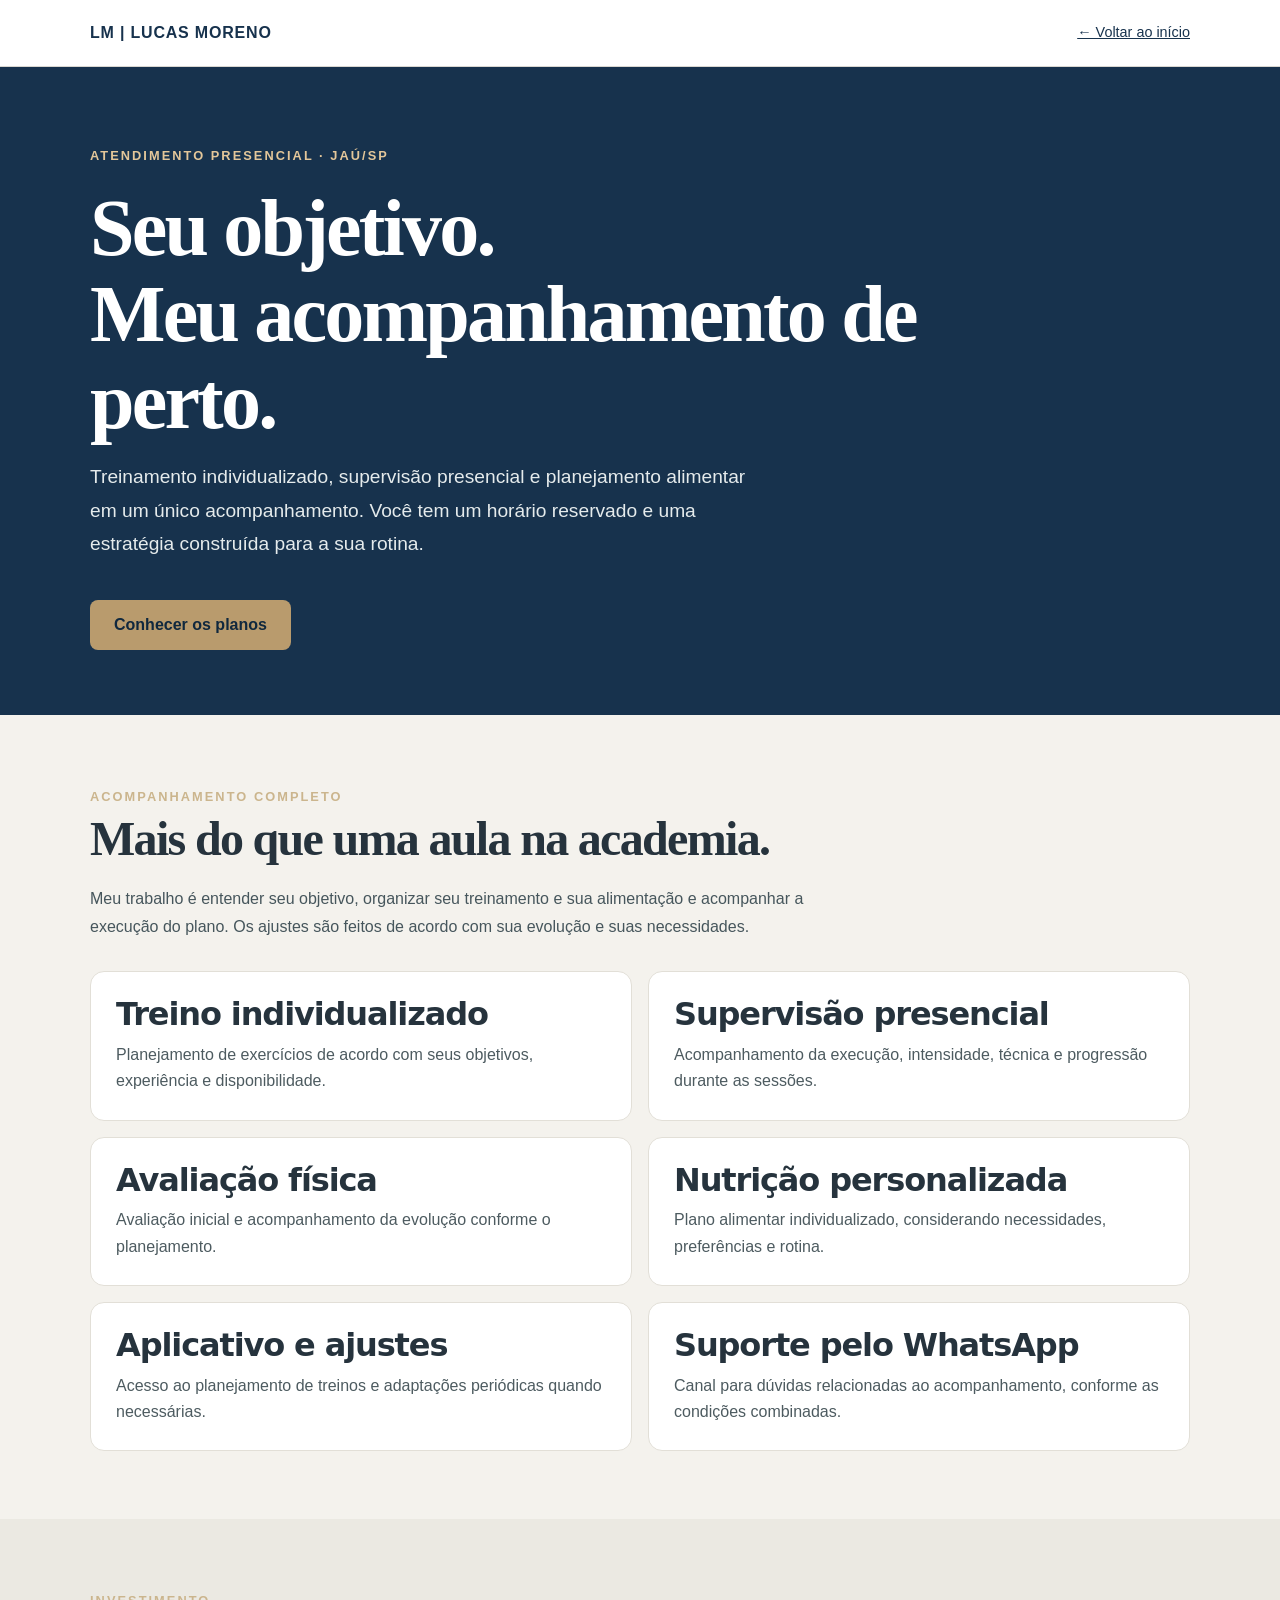
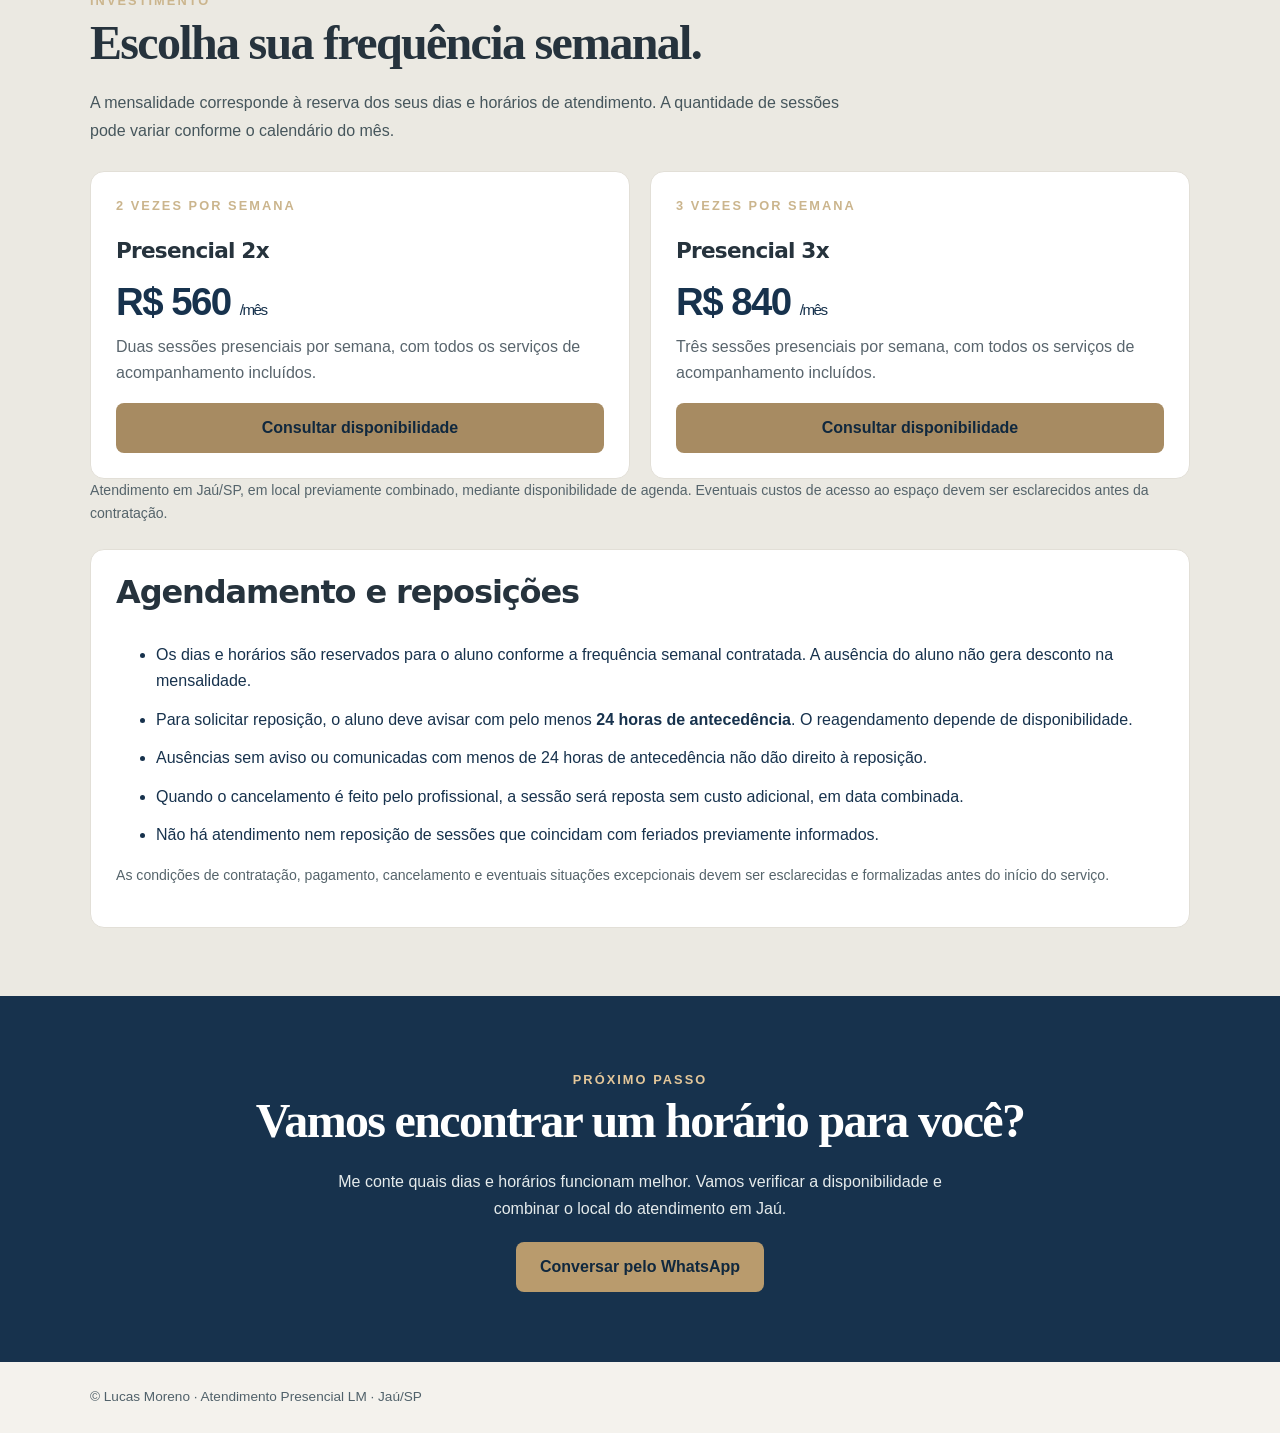
<file: presencial.html>
<!doctype html>
<html lang="pt-BR">
<head><link rel="icon" type="image/svg+xml" href="/favicon-lm.svg?v=3">
<meta charset="utf-8"><meta name="viewport" content="width=device-width,initial-scale=1">
<meta name="theme-color" content="#17324d">
<title>Atendimento Presencial em Jaú | Lucas Moreno</title>
<meta name="description" content="Treinamento presencial individualizado em Jaú com supervisão, avaliação física, plano alimentar, aplicativo e suporte. Conheça os planos LM.">
<link rel="stylesheet" href="styles/foundation.css">
<style>
:root{--lm-navy:#17324d;--lm-petrol:#315c62;--lm-cream:#f4f2ed;--lm-bronze:#a78b62}
body{margin:0;background:var(--lm-cream);color:var(--lm-navy);font-family:Manrope,Arial,sans-serif}
a{color:inherit} .wrap{width:min(1100px,calc(100% - 40px));margin:auto}
.top{padding:20px 0;border-bottom:1px solid #d9d7d1;background:#fff}.top .wrap{display:flex;justify-content:space-between;align-items:center;gap:16px}.brand-lm{font-weight:800;text-decoration:none;letter-spacing:.05em}.back{font-size:.9rem}
.hero{padding:75px 0 65px;background:var(--lm-navy);color:#fff}.eyebrow{font-size:.8rem;letter-spacing:.16em;text-transform:uppercase;color:#cbb58d;font-weight:800}.hero h1{font-family:Georgia,serif;font-size:clamp(2.5rem,7vw,5rem);line-height:1.08;max-width:850px;margin:16px 0}.hero p{font-size:clamp(1rem,2.5vw,1.2rem);line-height:1.75;max-width:680px;color:#e5ebec}.cta{display:inline-flex;align-items:center;justify-content:center;min-height:50px;padding:12px 24px;border-radius:8px;background:var(--lm-bronze);color:#10283e;text-decoration:none;font-weight:800;margin-top:20px}.cta:hover{filter:brightness(1.08)}.cta:focus-visible,a:focus-visible{outline:3px solid #e9a84c;outline-offset:4px}
/* Contraste explícito nas áreas escuras: evita herança do design system global. */
.hero h1,.final h2{color:#ffffff}
.hero p,.final p{color:#e5ebec}
.hero .eyebrow,.final .eyebrow{color:#e4c79a}
.hero .cta,.final .cta{background:#b99b6d;color:#10283e}
section.content{padding:68px 0}.section-title{font-family:Georgia,serif;font-size:clamp(2rem,4vw,3rem);line-height:1.2;margin:0 0 18px}.intro{line-height:1.75;max-width:750px;color:#46565c}.features{display:grid;grid-template-columns:repeat(2,minmax(0,1fr));gap:16px;margin-top:30px}.feature,.plan,.policy{background:#fff;border:1px solid #e2dfd7;border-radius:14px;padding:25px}.feature h3{margin:0 0 10px}.feature p{line-height:1.65;color:#4d5b60;margin:0}.plans{display:grid;grid-template-columns:repeat(2,minmax(0,1fr));gap:20px;margin-top:26px}.plan{display:flex;flex-direction:column}.plan h3{font-size:1.35rem;margin:8px 0}.price{font-size:2.4rem;font-weight:800;letter-spacing:-.04em}.price small{font-size:.95rem;font-weight:500}.plan p{line-height:1.65}.plan .cta{margin-top:auto}.note{font-size:.88rem;color:#55646b;line-height:1.65}.policy{margin-top:24px}.policy h3{margin-top:0}.policy li{margin:12px 0;line-height:1.65}.final{background:var(--lm-navy);color:#fff;text-align:center;padding:70px 0}.final p{max-width:650px;margin:0 auto;line-height:1.7}.foot{padding:24px 0;font-size:.85rem;color:#50616a}
@media(max-width:650px){.hero{padding:55px 0}.features,.plans{grid-template-columns:1fr}.feature,.plan,.policy{padding:20px}.back{font-size:.8rem}.wrap{width:min(1100px,calc(100% - 32px))}}
</style>
</head>
<body>
<header class="top"><div class="wrap"><a class="brand-lm" href="index.html" aria-label="Lucas Moreno, voltar ao início">LM | LUCAS MORENO</a><a class="back" href="index.html">← Voltar ao início</a></div></header>
<main>
<section class="hero"><div class="wrap"><span class="eyebrow">Atendimento presencial · Jaú/SP</span><h1>Seu objetivo.<br>Meu acompanhamento de perto.</h1><p>Treinamento individualizado, supervisão presencial e planejamento alimentar em um único acompanhamento. Você tem um horário reservado e uma estratégia construída para a sua rotina.</p><a class="cta" href="#planos">Conhecer os planos</a></div></section>
<section class="content" aria-labelledby="como-title"><div class="wrap"><span class="eyebrow">Acompanhamento completo</span><h2 class="section-title" id="como-title">Mais do que uma aula na academia.</h2><p class="intro">Meu trabalho é entender seu objetivo, organizar seu treinamento e sua alimentação e acompanhar a execução do plano. Os ajustes são feitos de acordo com sua evolução e suas necessidades.</p>
<div class="features">
<article class="feature"><h3>Treino individualizado</h3><p>Planejamento de exercícios de acordo com seus objetivos, experiência e disponibilidade.</p></article>
<article class="feature"><h3>Supervisão presencial</h3><p>Acompanhamento da execução, intensidade, técnica e progressão durante as sessões.</p></article>
<article class="feature"><h3>Avaliação física</h3><p>Avaliação inicial e acompanhamento da evolução conforme o planejamento.</p></article>
<article class="feature"><h3>Nutrição personalizada</h3><p>Plano alimentar individualizado, considerando necessidades, preferências e rotina.</p></article>
<article class="feature"><h3>Aplicativo e ajustes</h3><p>Acesso ao planejamento de treinos e adaptações periódicas quando necessárias.</p></article>
<article class="feature"><h3>Suporte pelo WhatsApp</h3><p>Canal para dúvidas relacionadas ao acompanhamento, conforme as condições combinadas.</p></article>
</div></div></section>
<section class="content" id="planos" aria-labelledby="planos-title" style="background:#ebe9e2"><div class="wrap"><span class="eyebrow">Investimento</span><h2 class="section-title" id="planos-title">Escolha sua frequência semanal.</h2><p class="intro">A mensalidade corresponde à reserva dos seus dias e horários de atendimento. A quantidade de sessões pode variar conforme o calendário do mês.</p>
<div class="plans">
<article class="plan"><span class="eyebrow">2 vezes por semana</span><h3>Presencial 2x</h3><div class="price">R$ 560 <small>/mês</small></div><p>Duas sessões presenciais por semana, com todos os serviços de acompanhamento incluídos.</p><a class="cta" data-plan="2x" href="https://wa.me/5514991174500">Consultar disponibilidade</a></article>
<article class="plan"><span class="eyebrow">3 vezes por semana</span><h3>Presencial 3x</h3><div class="price">R$ 840 <small>/mês</small></div><p>Três sessões presenciais por semana, com todos os serviços de acompanhamento incluídos.</p><a class="cta" data-plan="3x" href="https://wa.me/5514991174500">Consultar disponibilidade</a></article>
</div><p class="note">Atendimento em Jaú/SP, em local previamente combinado, mediante disponibilidade de agenda. Eventuais custos de acesso ao espaço devem ser esclarecidos antes da contratação.</p>
<div class="policy"><h3>Agendamento e reposições</h3><ul>
<li>Os dias e horários são reservados para o aluno conforme a frequência semanal contratada. A ausência do aluno não gera desconto na mensalidade.</li>
<li>Para solicitar reposição, o aluno deve avisar com pelo menos <strong>24 horas de antecedência</strong>. O reagendamento depende de disponibilidade.</li>
<li>Ausências sem aviso ou comunicadas com menos de 24 horas de antecedência não dão direito à reposição.</li>
<li>Quando o cancelamento é feito pelo profissional, a sessão será reposta sem custo adicional, em data combinada.</li>
<li>Não há atendimento nem reposição de sessões que coincidam com feriados previamente informados.</li>
</ul><p class="note">As condições de contratação, pagamento, cancelamento e eventuais situações excepcionais devem ser esclarecidas e formalizadas antes do início do serviço.</p></div></div></section>
<section class="final" aria-labelledby="final-title"><div class="wrap"><span class="eyebrow">Próximo passo</span><h2 class="section-title" id="final-title">Vamos encontrar um horário para você?</h2><p>Me conte quais dias e horários funcionam melhor. Vamos verificar a disponibilidade e combinar o local do atendimento em Jaú.</p><a class="cta" data-plan="indefinido" href="https://wa.me/5514991174500">Conversar pelo WhatsApp</a></div></section>
</main><footer class="foot"><div class="wrap">© Lucas Moreno · Atendimento Presencial LM · Jaú/SP</div></footer>
<script>
(function(){
document.querySelectorAll('[data-plan]').forEach(link=>{
const plano=link.dataset.plan;
const parts=['Olá, Lucas! Vim pela página de Atendimento Presencial LM.','Tenho interesse no plano '+(plano==='indefinido'?'presencial':plano)+'.'];
parts.push('Gostaria de saber como começar.');
parts.push('Gostaria de consultar a disponibilidade de horários em Jaú.');
link.href='https://wa.me/5514991174500?text='+encodeURIComponent(parts.join(' '));
});
})();
</script>
</body></html>
</file>
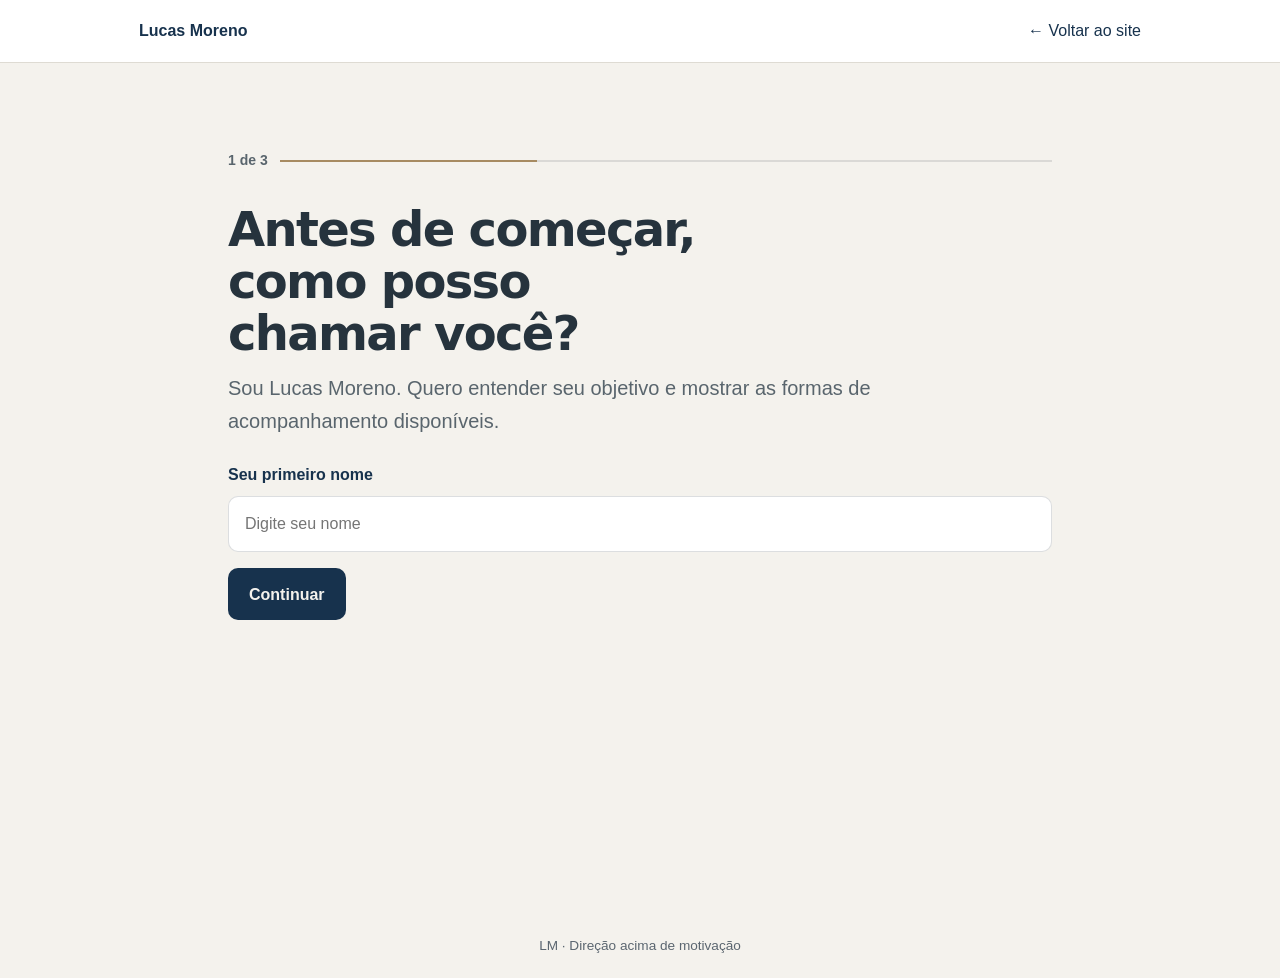
<file: qualificacao.html>
<!doctype html><html lang="pt-BR"><head><link rel="icon" type="image/svg+xml" href="/favicon-lm.svg?v=3"><meta charset="utf-8"><meta name="viewport" content="width=device-width,initial-scale=1"><meta name="theme-color" content="#f4f2ed"><title>Encontre seu plano | Lucas Moreno</title><meta name="description" content="Responda três perguntas e conheça as modalidades LM."><link rel="stylesheet" href="styles/foundation.css"><link rel="stylesheet" href="styles/conversion.css"><style>body{margin:0;background:#f4f2ed;color:#17324d;font-family:Manrope,Arial,sans-serif}.qualification-header{background:#fff;border-bottom:1px solid #dedbd3}.qualification-header__inner{max-width:1050px;margin:auto;padding:18px 24px;display:flex;align-items:center;justify-content:space-between;gap:16px}.qualification-header a{color:#17324d;text-decoration:none}.qualification-header a:first-child{font-weight:800}.qualification-brand{display:inline-flex;align-items:center}.qualification-brand img{display:block;width:58px;height:58px;object-fit:contain}.conversion-page{width:min(920px,calc(100% - 32px));min-height:calc(100vh - 150px);margin:38px auto 64px;background:#f4f2ed}.conversion-page .conversion{padding:clamp(1.25rem,4vw,3rem)}.conversion-page .conversion__progress{padding-right:0}.conversion-page .conversion__offers{grid-template-columns:repeat(3,minmax(0,1fr))}.conversion-page .conversion__offer{display:flex;flex-direction:column}.conversion-page .conversion__offer .button{margin-top:auto}.qualification-footer{text-align:center;color:#5b6670;font-size:.85rem;padding:20px}@media(max-width:760px){.conversion-page .conversion__offers{grid-template-columns:1fr}.conversion-page{margin:18px auto 40px;min-height:0}}.conversion-page .conversion__offers{gap:18px;margin:28px 0 26px;align-items:stretch}.conversion-page .conversion__offer{position:relative;isolation:isolate;display:flex;flex-direction:column;align-items:flex-start;min-width:0;padding:28px 24px 22px;border:1px solid #dcdedc;border-radius:22px;background:#fff;box-shadow:0 8px 30px rgba(23,50,77,.055);transition:transform .2s ease,box-shadow .2s ease}.conversion-page .conversion__offer:before{content:"";display:block;width:38px;height:4px;border-radius:6px;background:#b69a6d;margin-bottom:24px}.conversion-page .conversion__offer h3{font-size:clamp(1.45rem,2vw,1.8rem);line-height:1.2;letter-spacing:-.025em;margin:0 0 14px;color:#17324d}.conversion-page .conversion__offer p{font-size:.97rem;line-height:1.7;color:#5d6972;margin:0 0 28px;flex:1}.conversion-page .conversion__offer .button{display:flex;align-items:center;justify-content:center;width:100%;min-height:52px;padding:12px 14px;margin-top:auto;border:1.5px solid #17324d;border-radius:12px;background:#fff;color:#17324d;font-weight:800;font-size:1rem;line-height:1.35;text-decoration:none;box-shadow:none;transition:background .2s,color .2s}.conversion-page .conversion__offer .button:hover{background:#17324d;color:#fff}.conversion-page .conversion__offer .button:focus-visible{outline:3px solid #b69a6d;outline-offset:3px}.conversion-page .conversion__summary{border-radius:14px}.conversion-page [data-step="4"]>h2{max-width:700px;line-height:1.2}.conversion-page [data-step="4"]>.lead{max-width:660px;line-height:1.65}@media(min-width:761px){.conversion-page .conversion__offers{grid-template-columns:repeat(3,minmax(0,1fr))}.conversion-page .conversion__offer:hover{transform:translateY(-3px);box-shadow:0 14px 36px rgba(23,50,77,.09)}}@media(max-width:760px){.conversion-page .conversion__offers{grid-template-columns:1fr;gap:16px;margin-top:22px}.conversion-page .conversion__offer{padding:23px 22px 20px;border-radius:20px}.conversion-page .conversion__offer:before{margin-bottom:18px}.conversion-page .conversion__offer p{margin-bottom:22px}.conversion-page .conversion__offer .button{min-height:54px}}@media(prefers-reduced-motion:reduce){.conversion-page .conversion__offer,.conversion-page .conversion__offer .button{transition:none}}.qualification-brand-text{font-weight:800;color:#17324d;font-size:1rem}</style><script src="scripts/analytics.js" defer></script><script src="scripts/qualification-page.js" defer></script></head><body><header class="qualification-header"><div class="qualification-header__inner"><span class="qualification-brand-text">Lucas Moreno</span><a href="index.html">← Voltar ao site</a></div></header>  <main class="conversion-page" id="qualification-dialog" aria-labelledby="qualification-title">
    <div class="conversion">
      <div class="conversion__progress" aria-live="polite"><span id="qualification-progress-label">1 de 3</span><span class="conversion__track"><span class="conversion__bar" id="qualification-progress-bar"></span></span></div>
      <section class="conversion__step" data-step="1">
        
        <h2 id="qualification-title">Antes de começar, como posso chamar você?</h2>
        <p class="lead">Sou Lucas Moreno. Quero entender seu objetivo e mostrar as formas de acompanhamento disponíveis.</p>
        <form id="qualification-name-form"><label class="conversion__label" for="qualification-name">Seu primeiro nome</label><input class="conversion__input" id="qualification-name" name="nome" autocomplete="given-name" maxlength="60" required placeholder="Digite seu nome" /><button class="button" type="submit">Continuar</button></form>
      </section>
      <section class="conversion__step" data-step="2" hidden>
        <p class="eyebrow">Seu objetivo</p><h2 id="qualification-objective-title">O que você quer conquistar?</h2>
        <div class="choice-grid choice-grid--2">
          <button class="choice" type="button" data-answer="objective" data-value="Emagrecer">Emagrecer</button>
          <button class="choice" type="button" data-answer="objective" data-value="Ganhar massa muscular">Ganhar massa muscular</button>
          <button class="choice" type="button" data-answer="objective" data-value="Melhorar composição corporal">Melhorar composição corporal</button>
          <button class="choice" type="button" data-answer="objective" data-value="Saúde e condicionamento">Saúde e condicionamento</button>
          <button class="choice" type="button" data-answer="objective" data-value="Outro objetivo">Outro objetivo</button>
        </div><button class="conversion__back" type="button" data-back>← Voltar</button>
      </section>
      <section class="conversion__step" data-step="3" hidden>
        <p class="eyebrow">Seu momento</p><h2>Quando você gostaria de começar?</h2>
        <p class="lead">Essa resposta nos ajuda a entender seu momento.</p>
        <div class="choice-grid">
          <button class="choice" type="button" data-answer="deadline" data-value="O quanto antes">O quanto antes</button>
          <button class="choice" type="button" data-answer="deadline" data-value="Nas próximas semanas">Nas próximas semanas</button>
          <button class="choice" type="button" data-answer="deadline" data-value="No próximo mês">No próximo mês</button>
          <button class="choice" type="button" data-answer="deadline" data-value="Ainda estou planejando">Ainda estou planejando</button>
        </div><button class="conversion__back" type="button" data-back>← Voltar</button>
      </section>
      <section class="conversion__step" data-step="4" hidden>
        <p class="eyebrow">Seu próximo passo</p><h2 id="qualification-result-title">Conheça as formas de acompanhamento LM.</h2>
        <p class="lead">Conheça as modalidades disponíveis. A escolha depende da sua rotina e da disponibilidade de atendimento.</p>
        <div class="conversion__summary"><p><strong>Nome:</strong> <span data-summary="name"></span></p><p><strong>Objetivo:</strong> <span data-summary="objective"></span></p><p><strong>Quando pretende começar:</strong> <span data-summary="deadline"></span></p></div>
        <div class="conversion__offers">
          <article class="conversion__offer"><h3>Atendimento Presencial LM</h3><p>Acompanhamento individualizado com treinos supervisionados, planejamento alimentar e avaliações periódicas. Para quem busca orientação de perto durante os exercícios.</p><a class="button button--secondary" id="qualification-presencial" href="presencial.html">Saiba mais</a></article>
          <article class="conversion__offer"><h3>Consultoria Premium Online</h3><p>Treino e alimentação personalizados para sua rotina, com acompanhamento à distância, suporte e ajustes conforme sua evolução. Ideal para quem deseja flexibilidade com orientação individualizada.</p><a class="button button--secondary" id="qualification-online" href="online.html">Saiba mais</a></article>
          <article class="conversion__offer"><h3>Plano Recomeço</h3><p>Um ponto de partida para organizar sua rotina. Você recebe um planejamento de treino e alimentação para 30 dias, com autonomia para seguir no seu ritmo, sem acompanhamento semanal ou ajustes contínuos como na Consultoria Premium.</p><a class="button button--secondary" id="qualification-recomeco" href="recomeco.html">Saiba mais</a></article>
        </div>
        <button class="conversion__back" type="button" data-restart>Alterar respostas</button>
      </section>
    </div>
  </main><footer class="qualification-footer">LM · Direção acima de motivação</footer></body></html>
</file>
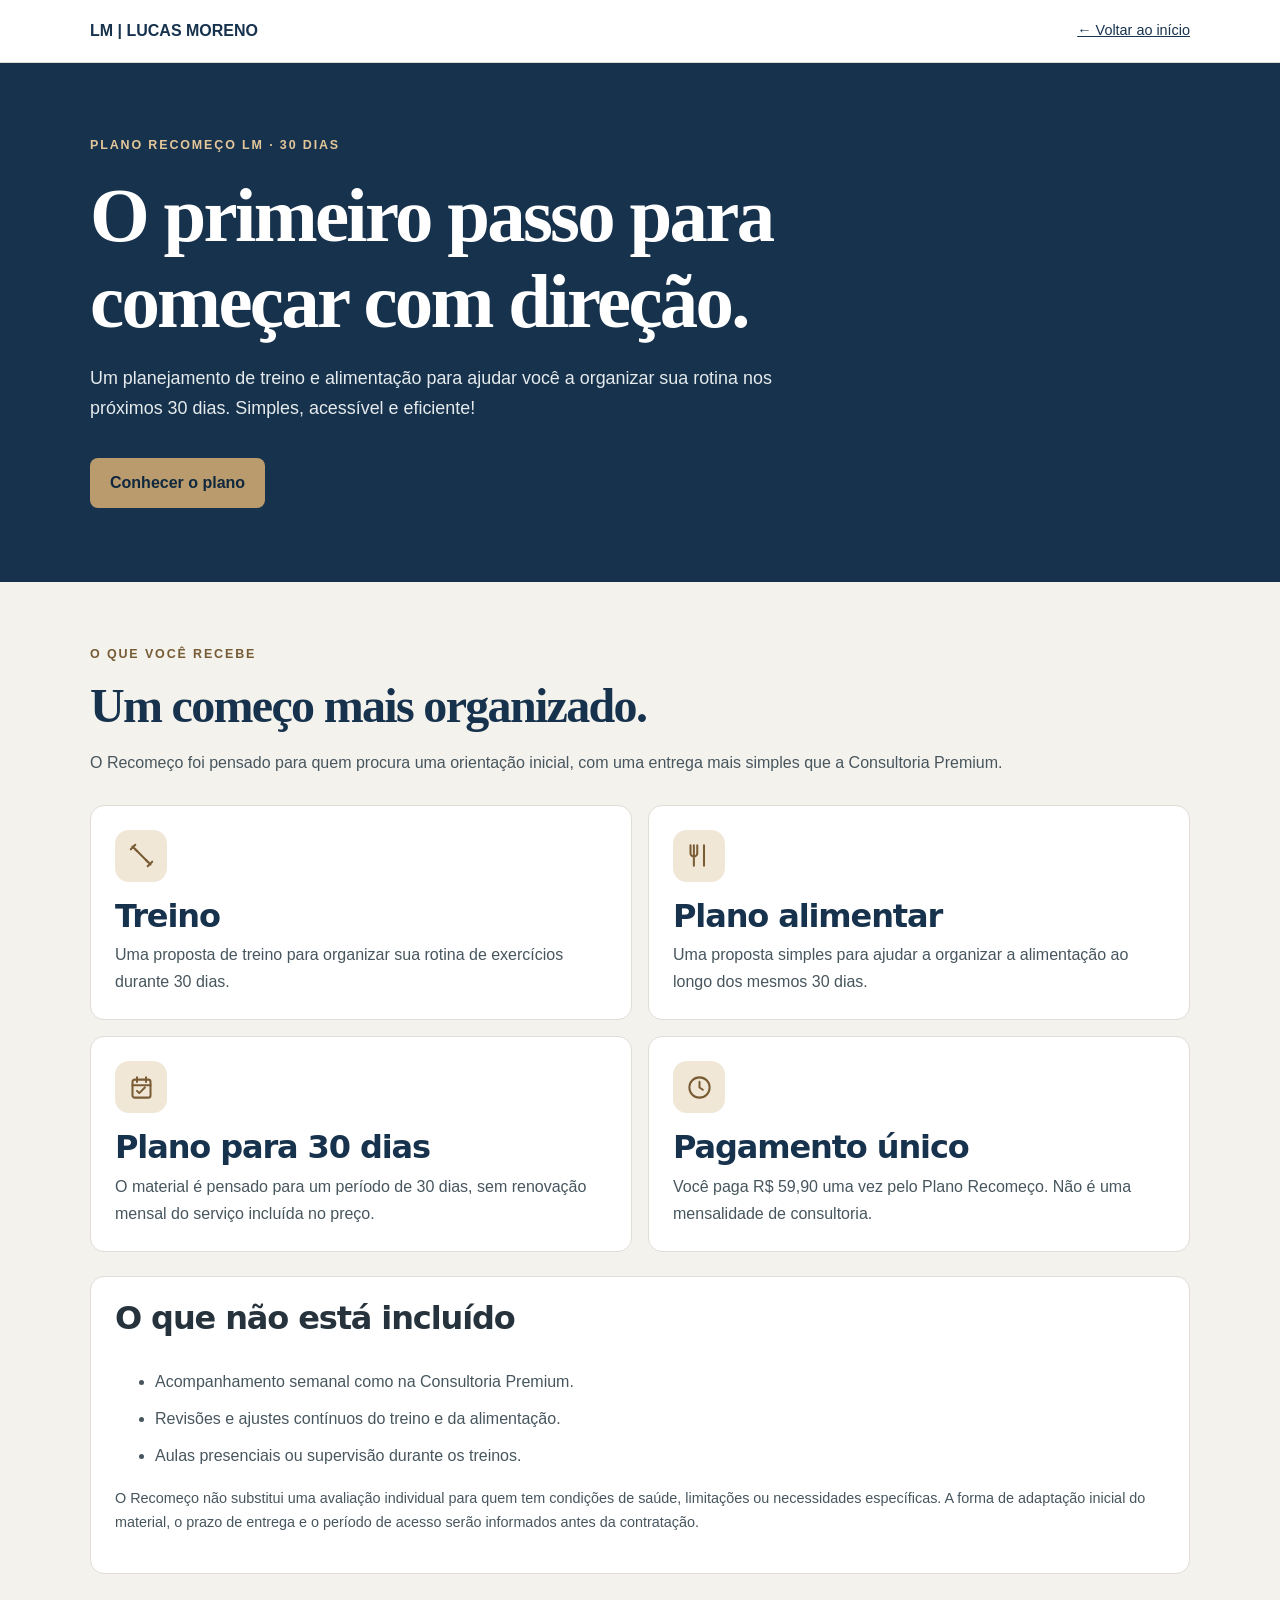
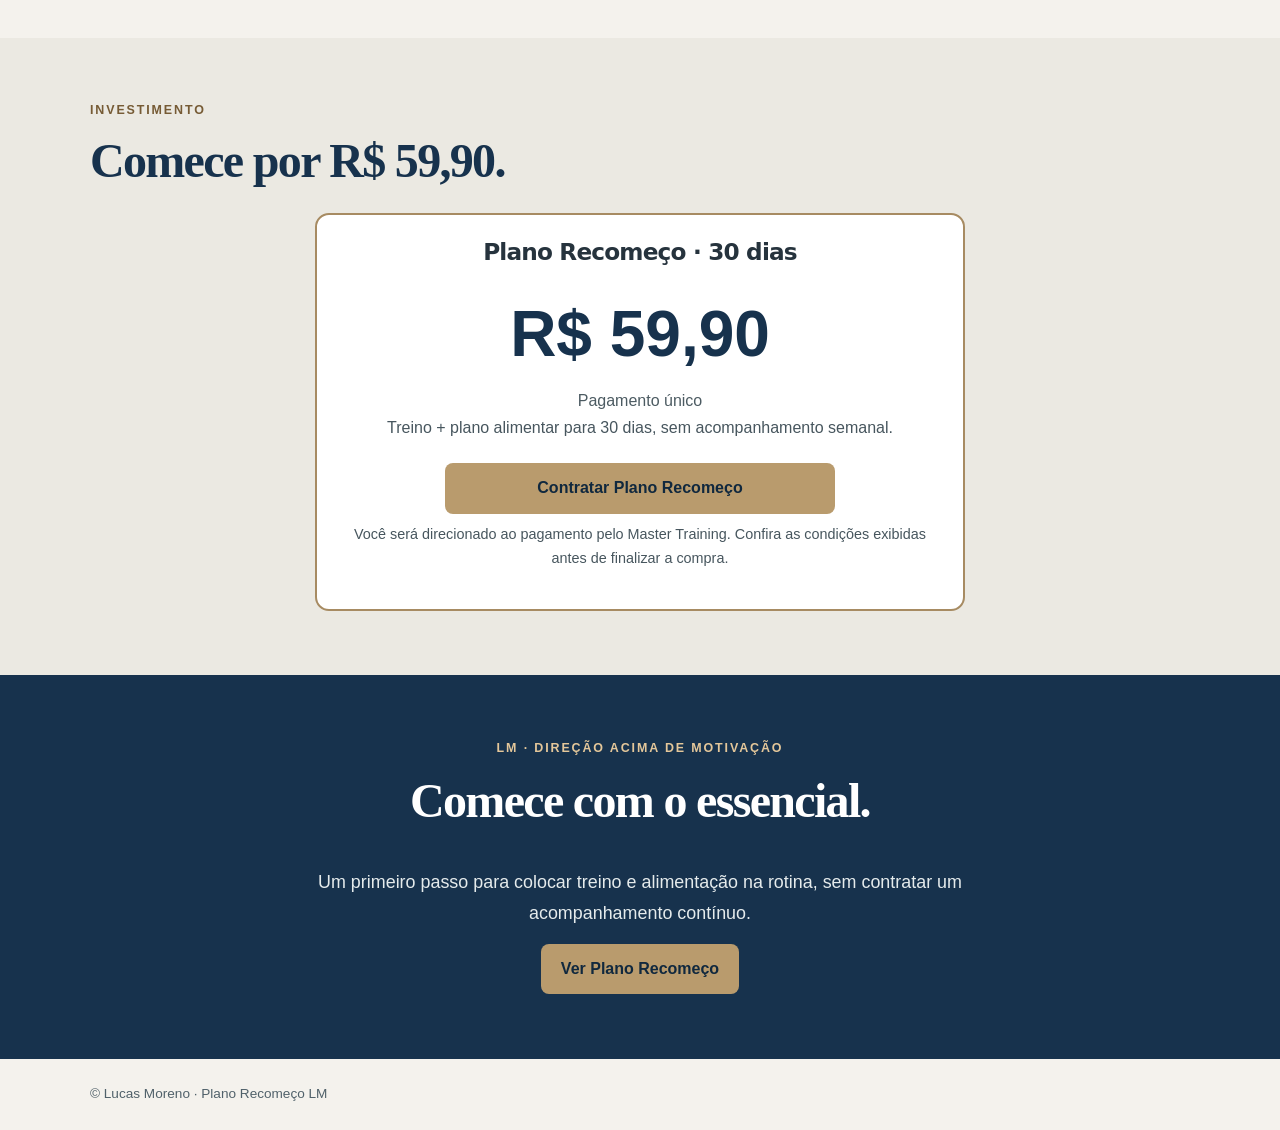
<file: recomeco.html>
<!doctype html>
<html lang="pt-BR"><head><link rel="icon" type="image/svg+xml" href="/favicon-lm.svg?v=3"><meta charset="utf-8"><meta name="viewport" content="width=device-width,initial-scale=1"><meta name="theme-color" content="#17324d"><meta name="description" content="Plano Recomeço LM: treino e plano alimentar para 30 dias, por R$ 59,90 em pagamento único."><title>Plano Recomeço — 30 dias | Lucas Moreno</title><link rel="stylesheet" href="styles/foundation.css"><style>
:root{--navy:#17324d;--cream:#f4f2ed;--bronze:#b99b6d}*{box-sizing:border-box}html{scroll-behavior:smooth}body{margin:0;background:var(--cream);color:var(--navy);font-family:Manrope,Arial,sans-serif}a{color:inherit}.wrap{width:min(1100px,calc(100% - 40px));margin:auto}.top{background:#fff;border-bottom:1px solid #dedbd3;padding:18px 0}.top .wrap{display:flex;justify-content:space-between;align-items:center;gap:12px}.brand{font-weight:800;text-decoration:none}.back{font-size:.9rem}.hero,.final{background:var(--navy);color:#fff}.hero{padding:74px 0}.eyebrow{display:block;font-size:.78rem;letter-spacing:.15em;text-transform:uppercase;color:#e4c79a;font-weight:800}.hero h1,.final h2{color:#fff;font-family:Georgia,serif;line-height:1.12}.hero h1{font-size:clamp(2.5rem,6vw,4.8rem);max-width:880px;margin:18px 0}.hero p,.final p{color:#e5ebec;font-size:1.12rem;line-height:1.7;max-width:730px}.cta{display:inline-flex;justify-content:center;align-items:center;min-height:50px;padding:12px 20px;background:var(--bronze);color:#10283e;text-decoration:none;font-weight:800;border-radius:8px;margin-top:16px;text-align:center}.cta:hover{filter:brightness(1.07)}.cta:focus-visible,a:focus-visible{outline:3px solid #e9a84c;outline-offset:4px}.section{padding:64px 0}.section h2{font-family:Georgia,serif;font-size:clamp(2rem,4vw,3rem);margin:10px 0 18px;color:var(--navy)}.intro,.feature p,.note,.info li{color:#47565e;line-height:1.7}.features{display:grid;grid-template-columns:repeat(2,minmax(0,1fr));gap:16px;margin-top:28px}.feature,.offer,.info{padding:24px;border:1px solid #e0ddd6;background:#fff;border-radius:14px}.feature-icon{display:inline-flex;align-items:center;justify-content:center;width:52px;height:52px;margin-bottom:17px;border-radius:14px;background:#f0e7d7;color:#795b34}.feature h3{margin:0 0 8px;color:var(--navy)}.feature p{margin:0}.offer{max-width:650px;margin:26px auto 0;text-align:center;border:2px solid #a78b62}.offer h3{margin:0;font-size:1.45rem}.price{font-size:clamp(2.6rem,5vw,4rem);font-weight:800;color:var(--navy);margin:18px 0 0}.period{color:#4c5b62;font-size:1rem}.offer .cta{display:flex;max-width:390px;margin:22px auto 8px}.info{margin-top:24px}.info h3{margin-top:0}.info li{margin:10px 0}.note{font-size:.9rem}.final{padding:65px 0;text-align:center}.final p{margin:0 auto}.foot{padding:24px 0;font-size:.85rem;color:#50616a}@media(max-width:620px){.features{grid-template-columns:1fr}.hero{padding:52px 0}.wrap{width:calc(100% - 32px)}.feature,.offer,.info{padding:20px}.top .wrap{flex-wrap:wrap}}
</style></head><body>
<header class="top"><div class="wrap"><a class="brand" href="index.html">LM | LUCAS MORENO</a><a class="back" href="index.html">← Voltar ao início</a></div></header>
<main><section class="hero"><div class="wrap"><span class="eyebrow">Plano Recomeço LM · 30 dias</span><h1>O primeiro passo para começar com direção.</h1><p>Um planejamento de treino e alimentação para ajudar você a organizar sua rotina nos próximos 30 dias. Simples, acessível e eficiente!</p><a class="cta" href="#contratar">Conhecer o plano</a></div></section>
<section class="section"><div class="wrap"><span class="eyebrow" style="color:#765b35">O que você recebe</span><h2>Um começo mais organizado.</h2><p class="intro">O Recomeço foi pensado para quem procura uma orientação inicial, com uma entrega mais simples que a Consultoria Premium.</p><div class="features">
<article class="feature"><span class="feature-icon" aria-hidden="true"><svg viewBox="0 0 24 24" width="27" height="27" fill="none" stroke="currentColor" stroke-width="1.8" stroke-linecap="round" stroke-linejoin="round"><path d="m6.5 6.5 11 11"/><path d="m4 4 4 4M2.5 6.5l4-4M16 16l4 4M17.5 21.5l4-4"/></svg></span><h3>Treino</h3><p>Uma proposta de treino para organizar sua rotina de exercícios durante 30 dias.</p></article>
<article class="feature"><span class="feature-icon" aria-hidden="true"><svg viewBox="0 0 24 24" width="27" height="27" fill="none" stroke="currentColor" stroke-width="1.8" stroke-linecap="round" stroke-linejoin="round"><path d="M4 3v7a3 3 0 0 0 6 0V3M7 3v18M16 3v18M16 3c4 1 5 4 5h-5"/></svg></span><h3>Plano alimentar</h3><p>Uma proposta simples para ajudar a organizar a alimentação ao longo dos mesmos 30 dias.</p></article>
<article class="feature"><span class="feature-icon" aria-hidden="true"><svg viewBox="0 0 24 24" width="27" height="27" fill="none" stroke="currentColor" stroke-width="1.8" stroke-linecap="round" stroke-linejoin="round"><rect x="4" y="5" width="16" height="16" rx="2"/><path d="M8 3v4M16 3v4M4 10h16M8 15l2 2 5-5"/></svg></span><h3>Plano para 30 dias</h3><p>O material é pensado para um período de 30 dias, sem renovação mensal do serviço incluída no preço.</p></article>
<article class="feature"><span class="feature-icon" aria-hidden="true"><svg viewBox="0 0 24 24" width="27" height="27" fill="none" stroke="currentColor" stroke-width="1.8" stroke-linecap="round" stroke-linejoin="round"><circle cx="12" cy="12" r="9"/><path d="M12 7v5l3 2"/></svg></span><h3>Pagamento único</h3><p>Você paga R$ 59,90 uma vez pelo Plano Recomeço. Não é uma mensalidade de consultoria.</p></article>
</div><div class="info"><h3>O que não está incluído</h3><ul><li>Acompanhamento semanal como na Consultoria Premium.</li><li>Revisões e ajustes contínuos do treino e da alimentação.</li><li>Aulas presenciais ou supervisão durante os treinos.</li></ul><p class="note">O Recomeço não substitui uma avaliação individual para quem tem condições de saúde, limitações ou necessidades específicas. A forma de adaptação inicial do material, o prazo de entrega e o período de acesso serão informados antes da contratação.</p></div></div></section>
<section class="section" id="contratar" style="background:#ebe9e2"><div class="wrap"><span class="eyebrow" style="color:#765b35">Investimento</span><h2>Comece por R$ 59,90.</h2><div class="offer"><h3>Plano Recomeço · 30 dias</h3><p class="price">R$ 59,90</p><span class="period">Pagamento único</span><p class="intro">Treino + plano alimentar para 30 dias, sem acompanhamento semanal.</p><a class="cta" href="https://mtapp.com.br/pay/c/4a0ee525" target="_blank" rel="noopener noreferrer">Contratar Plano Recomeço</a><p class="note">Você será direcionado ao pagamento pelo Master Training. Confira as condições exibidas antes de finalizar a compra.</p></div></div></section>
<section class="final"><div class="wrap"><span class="eyebrow">LM · Direção acima de motivação</span><h2>Comece com o essencial.</h2><p>Um primeiro passo para colocar treino e alimentação na rotina, sem contratar um acompanhamento contínuo.</p><a class="cta" href="#contratar">Ver Plano Recomeço</a></div></section></main><footer class="foot"><div class="wrap">© Lucas Moreno · Plano Recomeço LM</div></footer>

</body></html>
</file>
<file: styles/home.css>
/* LM 2.0 — Home visual refinement
 * F2.1 Visual Refinement & Mobile UX
 * Mobile-first, quiet authority, low visual noise.
 */

.site-header {
  position: sticky;
  top: 0;
  z-index: 40;
  border-bottom: 1px solid rgba(38, 51, 61, 0.10);
  background: rgba(244, 242, 237, 0.90);
  backdrop-filter: blur(16px);
  -webkit-backdrop-filter: blur(16px);
}

.site-header__inner,
.site-footer__inner {
  display: flex;
  min-height: 4rem;
  align-items: center;
  justify-content: space-between;
  gap: var(--space-4);
}

.brand {
  display: inline-flex;
  align-items: center;
  gap: var(--space-3);
  color: var(--lm-deep);
  font-weight: 700;
  letter-spacing: -0.02em;
  text-decoration: none;
}

.brand__mark {
  display: grid;
  width: 2.25rem;
  aspect-ratio: 1;
  place-items: center;
  border: 1px solid rgba(23, 50, 77, 0.12);
  border-radius: var(--radius-sm);
  background: var(--lm-deep);
  color: var(--lm-mineral);
  font-size: 0.72rem;
  letter-spacing: 0.10em;
}

.site-nav { display: none; align-items: center; gap: var(--space-6); }
.site-nav a,
.header-portal {
  color: var(--color-text-muted);
  font-size: var(--text-small);
  font-weight: 650;
  text-decoration: none;
  transition: color var(--motion-fast) var(--ease-standard);
}
.site-nav a:hover,
.header-portal:hover { color: var(--lm-deep); }
.header-actions { display: none; align-items: center; gap: var(--space-4); }

.mobile-menu-button {
  display: inline-grid;
  width: 2.75rem;
  height: 2.75rem;
  place-items: center;
  border: 1px solid var(--color-border);
  border-radius: var(--radius-md);
  background: transparent;
  color: var(--lm-deep);
  cursor: pointer;
}

.mobile-menu-button__icon,
.mobile-menu-button__icon::before,
.mobile-menu-button__icon::after {
  display: block;
  width: 1.15rem;
  height: 1px;
  background: currentColor;
  content: "";
  transition: transform var(--motion-fast) var(--ease-standard), opacity var(--motion-fast) var(--ease-standard);
}
.mobile-menu-button__icon { position: relative; }
.mobile-menu-button__icon::before { position: absolute; top: -0.34rem; left: 0; }
.mobile-menu-button__icon::after { position: absolute; top: 0.34rem; left: 0; }
.mobile-menu-button[aria-expanded="true"] .mobile-menu-button__icon { background: transparent; }
.mobile-menu-button[aria-expanded="true"] .mobile-menu-button__icon::before { transform: translateY(0.34rem) rotate(45deg); }
.mobile-menu-button[aria-expanded="true"] .mobile-menu-button__icon::after { transform: translateY(-0.34rem) rotate(-45deg); }

.mobile-nav {
  border-top: 1px solid var(--color-border);
  background: var(--lm-mineral);
}
.mobile-nav[hidden] { display: none; }
.mobile-nav__inner {
  display: grid;
  gap: var(--space-2);
  padding-block: var(--space-4) var(--space-6);
}
.mobile-nav a {
  display: flex;
  min-height: 3rem;
  align-items: center;
  border-bottom: 1px solid rgba(38, 51, 61, 0.08);
  color: var(--lm-deep);
  font-weight: 650;
  text-decoration: none;
}
.mobile-nav .button {
  margin-top: var(--space-3);
  border-bottom: 0;
}

.hero {
  position: relative;
  overflow: hidden;
  padding-block: clamp(2.75rem, 7vw, 6.5rem);
}
.hero::before {
  position: absolute;
  top: -8rem;
  right: -10rem;
  width: 24rem;
  height: 24rem;
  border: 1px solid rgba(49, 92, 98, 0.10);
  border-radius: 50%;
  content: "";
  pointer-events: none;
}
.hero__grid { display: grid; gap: var(--space-8); align-items: center; }
.hero__copy { max-width: 44rem; position: relative; z-index: 1; }
.hero h1 { margin-bottom: var(--space-6); }
.hero__editorial {
  display: block;
  margin-top: 0.10em;
  color: var(--lm-petrol);
  font-size: 0.94em;
}
.hero .lead { margin-bottom: 0; }
.hero__actions { display: grid; gap: var(--space-3); margin-top: var(--space-8); }
.hero__actions .button { width: 100%; }
.hero__proof {
  display: flex;
  flex-wrap: wrap;
  gap: var(--space-2) var(--space-3);
  margin-top: var(--space-6);
  color: var(--color-text-muted);
  font-size: 0.82rem;
  font-weight: 650;
}
.hero__proof span { display: inline-flex; align-items: center; }
.hero__proof span + span::before { content: "•"; margin-right: var(--space-3); color: var(--lm-bronze); }
.hero__media {
  position: relative;
  overflow: hidden;
  margin: 0;
  border-radius: var(--radius-lg);
  background: var(--lm-greige);
}
.hero__media::after {
  position: absolute;
  inset: 0;
  background: linear-gradient(180deg, transparent 72%, rgba(23, 50, 77, 0.14));
  content: "";
  pointer-events: none;
}
.hero__media img {
  width: 100%;
  aspect-ratio: 4 / 5;
  object-fit: cover;
  object-position: center top;
}

.section-heading { max-width: var(--measure-heading); margin-bottom: var(--space-12); }
.section-heading > :last-child { margin-bottom: 0; }
.identification__copy { max-width: 48rem; }
.identification__copy h2 { max-width: 44rem; }
.identification__copy strong { color: var(--lm-deep); }

.results-grid { display: grid; gap: var(--space-6); }
.result-card {
  padding: 0;
  overflow: hidden;
  border-color: rgba(38, 51, 61, 0.12);
  background: rgba(255, 253, 250, 0.74);
  box-shadow: var(--shadow-sm);
}
.result-card__image {
  width: 100%;
  aspect-ratio: 1 / 1;
  object-fit: contain;
  background: #ebe8e1;
}
.result-card__body { padding: var(--space-6); }
.result-card__body .eyebrow { margin-bottom: var(--space-3); }
.result-card__body h3 { font-size: clamp(1.35rem, 4vw, 1.65rem); }
.result-meta {
  display: flex;
  flex-wrap: wrap;
  gap: var(--space-2);
  margin-top: var(--space-4);
  color: var(--color-text-muted);
  font-size: 0.78rem;
}
.result-meta span {
  border: 1px solid rgba(38, 51, 61, 0.11);
  border-radius: var(--radius-sm);
  padding: 0.36rem 0.5rem;
}
.result-disclaimer { max-width: 48rem; margin-top: var(--space-6); font-size: 0.78rem; }

.positioning { padding-block: clamp(4rem, 8vw, 6.5rem); }
.positioning blockquote {
  max-width: 58rem;
  margin: 0;
  font-family: var(--font-editorial);
  font-size: clamp(2.15rem, 6vw, 3.75rem);
  line-height: 1.12;
  text-wrap: balance;
}
.positioning cite {
  display: block;
  margin-top: var(--space-6);
  font-family: var(--font-sans);
  font-size: var(--text-small);
  font-style: normal;
  font-weight: 700;
  letter-spacing: 0.08em;
  text-transform: uppercase;
}

.process-grid,
.premium-grid,
.audience-grid,
.testimonial-grid { display: grid; gap: var(--space-6); }
.process-step {
  position: relative;
  border-top: 1px solid var(--color-border);
  padding-top: var(--space-6);
}
.process-step__number {
  margin-bottom: var(--space-4);
  color: var(--lm-bronze);
  font-size: var(--text-small);
  font-weight: 750;
  letter-spacing: 0.10em;
}
.process-step h3 { max-width: 18rem; }

.premium { background: #ebe8e1; }
.premium-feature {
  position: relative;
  border-top: 1px solid rgba(38, 51, 61, 0.14);
  padding-top: var(--space-5, 1.25rem);
}
.premium-feature::before {
  display: block;
  width: 1.75rem;
  height: 2px;
  margin-bottom: var(--space-4);
  background: var(--lm-bronze);
  content: "";
}
.premium-feature h3 { margin-bottom: var(--space-3); }
.premium .audience-cta { margin-top: var(--space-8); }

.portal__grid,
.about__grid { display: grid; gap: var(--space-8); align-items: center; }
.surface--deep .eyebrow { color: #d7c4a3; }
.portal__mockup {
  position: relative;
  min-height: 23rem;
  display: grid;
  place-items: center;
  overflow: hidden;
  border: 1px solid rgba(244, 242, 237, 0.18);
  border-radius: var(--radius-lg);
  background:
    linear-gradient(145deg, rgba(244, 242, 237, 0.10), rgba(244, 242, 237, 0.03)),
    rgba(49, 92, 98, 0.24);
  padding: var(--space-8);
  text-align: center;
}
.portal__mockup::before {
  position: absolute;
  inset: 1rem;
  border: 1px solid rgba(244, 242, 237, 0.10);
  border-radius: calc(var(--radius-lg) - 4px);
  content: "";
}
.portal__mockup > div { position: relative; z-index: 1; }
.portal__mockup strong { display: block; margin-bottom: var(--space-3); font-size: var(--text-h3); }
.portal__mockup p { color: rgba(244, 242, 237, 0.72); }
.portal-list { display: flex; flex-wrap: wrap; gap: var(--space-2); margin-top: var(--space-6); }
.portal-list span {
  border: 1px solid rgba(244, 242, 237, 0.20);
  border-radius: var(--radius-sm);
  padding: 0.55rem 0.72rem;
  font-size: 0.78rem;
}

.audience-card {
  min-height: 9.5rem;
  display: flex;
  align-items: flex-end;
  border-color: rgba(38, 51, 61, 0.11);
  background: rgba(255, 253, 250, 0.66);
  color: var(--lm-deep);
  font-size: var(--text-body-lg);
  font-weight: 650;
  line-height: 1.45;
}
.audience-cta { max-width: 40rem; margin-top: var(--space-8); }
.audience-cta p { margin-bottom: var(--space-4); }

.about__media {
  overflow: hidden;
  margin: 0;
  border-radius: var(--radius-lg);
  background: var(--lm-greige);
}
.about__media img { width: 100%; aspect-ratio: 4 / 5; object-fit: cover; object-position: center 20%; }
.about__grid > div:last-child { max-width: 37rem; }

.testimonial {
  position: relative;
  padding-top: var(--space-12);
  border-color: rgba(38, 51, 61, 0.11);
  background: rgba(255, 253, 250, 0.66);
}
.testimonial::before {
  content: "“";
  position: absolute;
  top: 0.35rem;
  left: var(--space-6);
  color: var(--lm-bronze);
  font-family: var(--font-editorial);
  font-size: 4.5rem;
  line-height: 1;
}
.testimonial p { color: var(--color-text); }
.testimonial footer { margin-top: var(--space-4); color: var(--color-text-muted); font-size: var(--text-small); }

.faq { display: grid; gap: 0; max-width: 52rem; }
.faq details { border-top: 1px solid var(--color-border); padding-block: var(--space-5, 1.25rem); }
.faq details:last-child { border-bottom: 1px solid var(--color-border); }
.faq summary {
  position: relative;
  padding-right: 2.5rem;
  cursor: pointer;
  color: var(--color-text);
  font-weight: 700;
  list-style: none;
}
.faq summary::-webkit-details-marker { display: none; }
.faq summary::after {
  position: absolute;
  top: 0;
  right: 0;
  color: var(--lm-petrol);
  content: "+";
  font-size: 1.4rem;
  font-weight: 400;
  line-height: 1;
}
.faq details[open] summary::after { content: "–"; }
.faq details p { margin: var(--space-4) 0 0; max-width: var(--measure-copy); }

.final-cta { text-align: center; }
.final-cta__inner { max-width: 52rem; margin-inline: auto; }
.final-cta h2 { margin-bottom: var(--space-3); }
.final-cta .display { margin-bottom: var(--space-6); color: #d8c3a0; font-size: clamp(2.7rem, 8vw, 5rem); }
.final-cta .lead { margin-inline: auto; }
.final-cta .button { margin-top: var(--space-6); background: var(--lm-mineral); color: var(--lm-deep); }
.final-cta .button:hover { background: #ffffff; }
.final-cta__microcopy { margin-top: var(--space-3); color: rgba(244, 242, 237, 0.70); font-size: 0.78rem; }

.site-footer { border-top: 1px solid var(--color-border); padding-block: var(--space-8); }
.site-footer__inner { align-items: flex-start; flex-direction: column; }
.site-footer__meta { margin: var(--space-3) 0 0; color: var(--color-text-muted); font-size: var(--text-small); }
.footer-links { display: flex; flex-wrap: wrap; gap: var(--space-3) var(--space-5, 1.25rem); }
.footer-links a { color: var(--color-text-muted); font-size: var(--text-small); font-weight: 600; text-decoration: none; }
.footer-links a:hover { color: var(--lm-deep); }

@media (min-width: 30rem) {
  .hero__actions { display: flex; flex-wrap: wrap; }
  .hero__actions .button { width: auto; }
}

@media (min-width: 48rem) {
  .hero__grid,
  .portal__grid,
  .about__grid { grid-template-columns: minmax(0, 1.05fr) minmax(18rem, 0.95fr); }
  .hero__grid { gap: clamp(2.5rem, 5vw, 5rem); }
  .hero__media img { aspect-ratio: 4 / 5.25; }
  .results-grid { grid-template-columns: repeat(3, minmax(0, 1fr)); }
  .process-grid { grid-template-columns: repeat(3, minmax(0, 1fr)); }
  .premium-grid { grid-template-columns: repeat(2, minmax(0, 1fr)); }
  .audience-grid { grid-template-columns: repeat(2, minmax(0, 1fr)); }
  .testimonial-grid { grid-template-columns: repeat(3, minmax(0, 1fr)); }
  .site-footer__inner { flex-direction: row; }
}

@media (min-width: 64rem) {
  .site-header__inner { min-height: 4.75rem; }
  .site-nav, .header-actions { display: flex; }
  .mobile-menu-button, .mobile-nav { display: none !important; }
  .hero { min-height: calc(100svh - 4.75rem); display: grid; align-items: center; }
  .premium-grid { grid-template-columns: repeat(4, minmax(0, 1fr)); }
  .audience-grid { grid-template-columns: repeat(4, minmax(0, 1fr)); }
}

@media (max-width: 47.999rem) {
  .hero__media {
    max-height: 15rem;
  }

  .hero__media img {
    display: block;
    height: clamp(13rem, 52vw, 15rem);
    aspect-ratio: auto;
    object-position: center 16%;
  }

  .results-grid {
    grid-auto-flow: column;
    grid-auto-columns: minmax(82%, 1fr);
    overflow-x: auto;
    overscroll-behavior-inline: contain;
    scroll-snap-type: inline mandatory;
    scrollbar-width: none;
    margin-right: calc(-1 * var(--container-gutter));
    padding-right: var(--container-gutter);
  }
  .results-grid::-webkit-scrollbar { display: none; }
  .result-card { scroll-snap-align: start; }
}

@media (prefers-reduced-motion: reduce) {
  .mobile-menu-button__icon,
  .mobile-menu-button__icon::before,
  .mobile-menu-button__icon::after { transition: none; }
}

/* Premium LM — plan cards / Master Training checkout */
.pricing { background: var(--lm-mineral); }
.pricing-grid { display: grid; grid-template-columns: minmax(0,1fr); gap: var(--space-5, 1.25rem); }
.pricing-card {
  display: flex; flex-direction: column; align-items: flex-start;
  min-width: 0; padding: clamp(1.5rem, 3vw, 2rem);
  border: 1px solid rgba(38,51,61,.16); border-radius: var(--radius-lg);
  background: rgba(255,253,250,.78);
}
.pricing-card--featured { border: 2px solid var(--lm-petrol); background: #fff; }
.pricing-card__tag {
  display: inline-block; margin: 0 0 var(--space-4); padding: .35rem .65rem;
  border-radius: var(--radius-sm); background: var(--lm-petrol); color: #fff;
  font-size: .75rem; font-weight: 700; letter-spacing: .02em;
}
.pricing-card__tag--muted { background: rgba(49,92,98,.10); color: var(--lm-deep); }
.pricing-card__term { margin-bottom: var(--space-3); color: var(--lm-petrol); font-size: .82rem; font-weight: 750; text-transform: uppercase; letter-spacing: .08em; }
.pricing-card h3 { margin-bottom: var(--space-6); font-size: clamp(1.3rem, 2vw, 1.6rem); }
.pricing-card__price { margin-bottom: var(--space-2); color: var(--lm-deep); font-size: clamp(1.75rem, 3vw, 2.25rem); font-weight: 750; letter-spacing: -.04em; line-height: 1.2; }
.pricing-card__price span { font-size: .8rem; font-weight: 600; letter-spacing: 0; color: var(--color-text-muted); }
.pricing-card__total { margin-bottom: var(--space-2); font-size: .9rem; }
.pricing-card__installments { margin-bottom: var(--space-3); color: var(--lm-deep); font-size: .95rem; line-height: 1.5; }
.pricing-card__installments strong { font-weight: 750; }
.pricing-card__saving { margin-bottom: var(--space-2); color: var(--lm-petrol); font-size: .85rem; font-weight: 750; }
.pricing-card__detail { margin-bottom: var(--space-6); color: var(--color-text-muted); font-size: .86rem; }
.pricing-card__button { width: 100%; margin-top: auto; text-align: center; }
.pricing-card__pending { width: 100%; margin: auto 0 0; padding: .8rem; border: 1px dashed var(--color-border); border-radius: var(--radius-sm); color: var(--color-text-muted); font-size: .82rem; text-align: center; }
.pricing__note { max-width: 55rem; margin-top: var(--space-6); font-size: .78rem; }
@media (min-width: 48rem) { .pricing-grid { grid-template-columns: repeat(3,minmax(0,1fr)); align-items: stretch; } }

/* LM Editorial Premium — restrained, mobile-first visual direction.
   Intentional whitespace and typographic hierarchy replace decorative UI. */
:root { --section-space: clamp(4.5rem, 8vw, 7rem); }
.site-header { background: rgba(244,242,237,.97); backdrop-filter: blur(8px); -webkit-backdrop-filter: blur(8px); }
.brand { gap: .7rem; font-weight: 650; letter-spacing: -.025em; }
.brand__mark {
  width: 2.1rem; border: 0; border-radius: 0; background: transparent;
  color: var(--lm-deep); font-family: var(--font-editorial);
  font-size: 1.5rem; font-weight: 400; letter-spacing: -.07em;
}
.hero { padding-block: clamp(3.25rem, 7vw, 6rem); }
.hero::before { display: none; }
.hero h1 { max-width: 13ch; letter-spacing: -.048em; line-height: 1.06; }
.hero__editorial { margin-top: .18em; font-size: .87em; }
.hero .lead { max-width: 35rem; }
.hero__actions { margin-top: 2rem; }
.hero__media, .about__media { border-radius: .35rem; }
.hero__media::after { display: none; }
.eyebrow { font-size: .72rem; font-weight: 650; letter-spacing: .115em; }
.section-heading { margin-bottom: clamp(2rem, 4vw, 3.5rem); }
.section-heading h2 { max-width: 22ch; }
.identification__copy { max-width: 49rem; }
.identification__copy h2 { max-width: 19ch; }
.results-grid { gap: clamp(1rem, 2vw, 1.6rem); }
.result-card {
  border: 0; border-radius: 0; box-shadow: none;
  background: transparent;
}
.result-card__image { border-radius: .25rem; background: #e9e5dd; }
.result-card__body { padding: 1.25rem 0 0; }
.result-card__body h3 { font-size: clamp(1.25rem, 2vw, 1.55rem); line-height: 1.2; }
.result-card__body p:last-child { margin-bottom: 0; }
.result-card__body .eyebrow { color: var(--color-text-muted); font-size: .68rem; }
.positioning { padding-block: clamp(4.5rem, 9vw, 7rem); }
.positioning blockquote { max-width: 48rem; font-size: clamp(2rem, 5vw, 3.4rem); }
.process-step { padding-top: 1.5rem; }
.process-step__number { letter-spacing: .045em; font-weight: 650; }
.premium { background: var(--lm-deep); color: var(--lm-mineral); }
.premium :is(h2,h3,p) { color: var(--lm-mineral); }
.premium .eyebrow { color: #d9c5a4; }
.premium .lead, .premium-feature p { color: rgba(244,242,237,.82); }
.premium-feature { border-top-color: rgba(244,242,237,.25); }
.premium-feature::before { display: none; }
.premium .button { background: var(--lm-mineral); color: var(--lm-deep); }
.premium .button:hover { background: #fff; }
.audience-card {
  min-height: 0; padding: 1.5rem 0; border: 0;
  border-top: 1px solid var(--color-border); border-radius: 0;
  background: transparent; font-size: clamp(1.05rem, 2vw, 1.2rem);
  font-weight: 550;
}
.testimonial {
  padding: 1.5rem 0 0; border: 0; border-top: 1px solid var(--color-border);
  border-radius: 0; background: transparent;
}
.testimonial::before { display: none; }
.pricing-card {
  border: 1px solid rgba(38,51,61,.14); border-radius: .4rem;
  background: #fffdfa; padding: clamp(1.5rem, 3vw, 2.2rem);
}
.pricing-card--featured { border: 1px solid var(--lm-deep); background: #fffdfa; }
.pricing-card__tag {
  background: transparent; color: var(--lm-petrol);
  border: 0; border-radius: 0; padding: 0; margin-bottom: .8rem;
  font-size: .72rem; font-weight: 650; letter-spacing: .075em;
  text-transform: uppercase;
}
.pricing-card__term { font-weight: 650; }
.pricing-card__price { font-weight: 700; }
.pricing-card__button { border-radius: .3rem; }
.portal-list span { border-radius: .2rem; }
.portal__mockup { border-radius: .35rem; background: rgba(244,242,237,.07); }
.portal__mockup::before { display: none; }
.final-cta .display { color: #dfceb2; }
.button { border-radius: .35rem; box-shadow: none; }
.site-footer { background: var(--lm-deep); border-top-color: rgba(244,242,237,.2); }
.site-footer .brand, .site-footer .brand__mark { color: var(--lm-mineral); }
.site-footer .site-footer__meta, .site-footer .footer-links a { color: rgba(244,242,237,.8); }
.site-footer .footer-links a:hover { color: #fff; }
@media (max-width: 47.999rem) {
  .hero__grid { gap: 2rem; }
  .hero h1 { font-size: clamp(2.45rem, 10vw, 3.8rem); }
  .hero__media { max-height: none; }
  .hero__media img { height: auto; aspect-ratio: 4 / 3; object-position: center 18%; }
  .hero__actions { margin-top: 1.65rem; }
  .results-grid { grid-auto-columns: minmax(85%,1fr); }
  .pricing-grid { gap: 1rem; }
  .audience-grid, .testimonial-grid { gap: 0; }
}
@media (min-width: 48rem) {
  .hero__grid { grid-template-columns: minmax(0,1.1fr) minmax(0,.9fr); }
  .hero__media img { aspect-ratio: 4 / 5; }
  .audience-grid { column-gap: 2.5rem; }
  .testimonial-grid { gap: 2.5rem; }
}

/* Master Training — factual, editorial presentation rather than a product mockup. */
.master-training__grid { display: grid; gap: clamp(2.5rem, 6vw, 5.5rem); align-items: start; }
.master-training__intro { max-width: 40rem; }
.master-training__intro h2 { max-width: 16ch; }
.master-training__intro .lead { margin-bottom: 1.25rem; }
.master-training__intro > p:last-child { color: rgba(244,242,237,.75); }
.master-training__details {
  padding: clamp(1.5rem, 3vw, 2.5rem);
  border: 1px solid rgba(244,242,237,.24);
  border-radius: .35rem;
  background: rgba(244,242,237,.055);
}
.master-training__label {
  margin-bottom: 1.25rem; color: #dfcba8 !important;
  font-size: .72rem; font-weight: 700; letter-spacing: .14em;
}
.master-training__details h3 { max-width: 20ch; margin-bottom: 2rem; color: var(--lm-mineral); }
.master-training__item { display: grid; grid-template-columns: 2rem minmax(0,1fr); gap: .8rem; padding-block: 1.15rem; border-top: 1px solid rgba(244,242,237,.22); }
.master-training__index { color: #dfcba8; font-size: .8rem; font-weight: 700; }
.master-training__item h4 { margin-bottom: .35rem; color: var(--lm-mineral); font-size: 1.04rem; font-weight: 650; }
.master-training__item p { margin: 0; color: rgba(244,242,237,.75); font-size: .94rem; line-height: 1.6; }
.master-training__footnote { margin: 1.5rem 0 0; color: rgba(244,242,237,.68); font-size: .8rem; }
@media (min-width: 48rem) { .master-training__grid { grid-template-columns: minmax(0,1.05fr) minmax(0,.95fr); } }

/* Master Training visual — distinct from consulting benefits; no repeated cards. */
.master-training--visual { background: #eae7e0; }
.master-training__visual-grid { display: grid; gap: clamp(2rem,5vw,5rem); align-items: center; }
.master-training__visual-copy { max-width: 36rem; }
.master-training__visual-copy h2 { max-width: 14ch; }
.master-training__visual-copy .lead { max-width: 34rem; }
.master-training__visual-note { margin: 1.5rem 0 0; font-size: .85rem; color: var(--lm-petrol); }
.master-training__visual-media { margin: 0; min-width: 0; overflow: hidden; border-radius: .4rem; background: #14222d; }
.master-training__visual-media img { display: block; width: 100%; height: auto; aspect-ratio: 16 / 9; object-fit: contain; }
@media (min-width: 48rem) {
  .master-training__visual-grid { grid-template-columns: minmax(0,.8fr) minmax(0,1.2fr); }
}


/* Conversão editorial: menos blocos, leitura mais direta. */
.hero::before { display: none; }
.result-card__body { padding-block: 1.15rem 1.35rem; }
.result-card__body h3 { margin-bottom: .25rem; }
.result-card__body .eyebrow { display: none; }
.premium .section-heading, .pricing .section-heading { max-width: 45rem; }
.premium-feature h3 { margin-bottom: .35rem; }
.master-training__visual-copy h2 { max-width: 19ch; }
@media (min-width: 48rem) {
  .premium-grid { row-gap: 1.5rem; }
}

/* LM editorial layout rhythm — consistent alignment, visual hierarchy and pacing. */
:root { --section-space: clamp(4.25rem, 7vw, 6.75rem); }
.section > .container { min-width: 0; }
.section-heading { max-width: 60rem; margin-bottom: clamp(2rem, 4.5vw, 3.25rem); }
.section-heading h2 {
  max-width: 24ch;
  margin-bottom: .9rem;
  font-size: clamp(2rem, 4.2vw, 3.65rem);
  line-height: 1.12;
  letter-spacing: -.045em;
}
.section-heading .lead { max-width: 38rem; line-height: 1.6; }
.section-heading .eyebrow { margin-bottom: .8rem; }
.hero__copy h1 { max-width: 15ch; }
.hero__copy .lead { max-width: 32rem; margin-top: 1.5rem; line-height: 1.65; }
.hero__actions { display: flex; flex-wrap: wrap; align-items: center; gap: .75rem; }
.results-grid { align-items: start; }
.result-card__body { max-width: 24rem; }
.result-card__body h3 { max-width: 22ch; font-size: clamp(1.15rem, 1.7vw, 1.4rem); line-height: 1.3; }
.result-card__body p { font-size: .92rem; line-height: 1.55; }
.premium-grid { align-items: stretch; }
.premium-feature { padding-block: 1.5rem; }
.premium-feature h3 { font-size: clamp(1.2rem, 2vw, 1.55rem); line-height: 1.2; }
.premium-feature p { max-width: 32ch; line-height: 1.65; }
.premium .audience-cta { margin-top: clamp(1.5rem, 3vw, 2.5rem); }
.master-training__visual-copy h2 { max-width: 18ch; line-height: 1.13; letter-spacing: -.04em; }
.master-training__visual-copy .lead { max-width: 30rem; line-height: 1.65; }
.master-training__visual-media { box-shadow: 0 16px 44px rgba(23,50,77,.10); }
.pricing-card { display: flex; flex-direction: column; }
.pricing-card h3 { max-width: 23ch; line-height: 1.25; }
.pricing-card__detail { margin-top: auto; }
.about__grid > div:last-child { max-width: 33rem; }
.about__grid h2 { max-width: 16ch; font-size: clamp(2.15rem, 4vw, 3.5rem); line-height: 1.12; }
.about__grid p { max-width: 36rem; }
.faq { max-width: 58rem; }
.faq summary { font-weight: 650; }
.final-cta__inner { max-width: 44rem; }
.final-cta h2 { font-size: clamp(2.5rem, 5.4vw, 4.3rem); }
.final-cta .lead { max-width: 35rem; }
@media (min-width: 64rem) {
  .section-heading { display: grid; grid-template-columns: minmax(0, 1fr) minmax(0, .7fr); column-gap: clamp(2rem, 5vw, 5rem); align-items: end; }
  .section-heading .eyebrow { grid-column: 1 / -1; }
  .section-heading h2 { grid-column: 1; margin-bottom: 0; }
  .section-heading .lead { grid-column: 2; margin-bottom: .25rem; font-size: 1.05rem; }
  .premium .section-heading, .pricing .section-heading { max-width: none; }
  .hero__grid { gap: clamp(3rem, 6vw, 6rem); }
  .about__grid { gap: clamp(3rem, 7vw, 7rem); }
  .master-training__visual-grid { gap: clamp(3rem, 6vw, 6rem); }
}
@media (max-width: 47.999rem) {
  .section-heading h2 { max-width: 21ch; }
  .hero__copy h1 { max-width: 14ch; }
  .hero__actions .button { min-height: 3.1rem; }
  .premium-feature { padding-block: 1.25rem; }
  .master-training__visual-copy h2 { max-width: 19ch; }
  .pricing-card { padding: 1.5rem; }
}

/* Premium LM — meaningful icons and restrained microinteractions. */
.premium-feature {
  padding: clamp(1.35rem, 2.6vw, 2rem);
  border: 1px solid rgba(244,242,237,.19);
  border-radius: .45rem;
  background: rgba(244,242,237,.035);
  transition: background-color .25s ease, border-color .25s ease, transform .25s ease;
}
.premium-feature__icon-wrap {
  display: inline-grid;
  width: 3.25rem;
  height: 3.25rem;
  place-items: center;
  margin-bottom: 1.3rem;
  border: 1px solid rgba(223,203,168,.34);
  border-radius: .4rem;
  background: rgba(223,203,168,.09);
  color: #dfcba8;
  transition: background-color .25s ease, border-color .25s ease, transform .25s ease;
}
.premium-feature__icon { display: block; width: 1.65rem; height: 1.65rem; }
.premium-feature h3 { margin-bottom: .6rem; }
.premium-feature p { margin-bottom: 0; }
@media (hover: hover) and (pointer: fine) {
  .premium-feature:hover {
    transform: translateY(-4px);
    border-color: rgba(223,203,168,.45);
    background: rgba(244,242,237,.075);
  }
  .premium-feature:hover .premium-feature__icon-wrap {
    transform: translateY(-2px);
    border-color: rgba(223,203,168,.65);
    background: rgba(223,203,168,.15);
  }
  .result-card__image { transition: transform .4s ease, filter .4s ease; }
  .result-card:hover .result-card__image { transform: scale(1.018); }
  .pricing-card { transition: border-color .25s ease, box-shadow .25s ease, transform .25s ease; }
  .pricing-card:hover { transform: translateY(-3px); box-shadow: 0 12px 28px rgba(23,50,77,.09); }
  .button { transition: background-color .2s ease, border-color .2s ease, color .2s ease, transform .2s ease; }
  .button:hover { transform: translateY(-2px); }
  .button:active { transform: translateY(0); }
}
@media (prefers-reduced-motion: reduce) {
  .premium-feature, .premium-feature__icon-wrap, .result-card__image, .pricing-card, .button { transition: none !important; }
  .premium-feature:hover, .premium-feature:hover .premium-feature__icon-wrap,
  .result-card:hover .result-card__image, .pricing-card:hover, .button:hover { transform: none !important; }
}

/* Defensive sizing: prevent oversized intrinsic SVG dimensions on desktop. */
.premium-feature__icon-wrap {
  width: 3.25rem;
  height: 3.25rem;
  min-width: 3.25rem;
  min-height: 3.25rem;
  flex: none;
}
.premium-feature__icon,
.premium-feature__icon-wrap > svg {
  width: 1.625rem !important;
  height: 1.625rem !important;
  min-width: 1.625rem;
  min-height: 1.625rem;
  max-width: 1.625rem;
  max-height: 1.625rem;
  flex: none;
}
</file>
<file: styles/conversion.css>
/* LM 2.0 — F3.0 Conversion Architecture */
.conversion-dialog{width:min(42rem,calc(100% - 2rem));max-height:min(90vh,48rem);padding:0;border:0;border-radius:var(--radius-lg);background:var(--lm-mineral);color:var(--color-text);box-shadow:0 28px 90px rgba(23,50,77,.24)}
.conversion-dialog::backdrop{background:rgba(23,50,77,.58);backdrop-filter:blur(5px)}
.conversion{position:relative;padding:clamp(1.5rem,5vw,3rem)}
.conversion__close{position:absolute;top:1rem;right:1rem;display:grid;width:2.75rem;height:2.75rem;place-items:center;border:1px solid var(--color-border);border-radius:var(--radius-md);background:transparent;color:var(--lm-deep);font-size:1.35rem;cursor:pointer}
.conversion__progress{display:flex;align-items:center;gap:var(--space-3);margin-bottom:var(--space-8);padding-right:3rem;color:var(--color-text-muted);font-size:var(--text-small);font-weight:700}
.conversion__track{height:2px;flex:1;background:rgba(38,51,61,.13)}
.conversion__bar{display:block;width:33.333%;height:100%;background:var(--lm-bronze);transition:width var(--motion-normal) var(--ease-standard)}
.conversion__step[hidden]{display:none}.conversion__step h2{max-width:34rem;margin-bottom:var(--space-3)}.conversion__step>.lead{margin-bottom:var(--space-6)}
.choice-grid{display:grid;gap:var(--space-3)}
.choice{width:100%;min-height:3.75rem;padding:1rem 1.1rem;border:1px solid var(--color-border);border-radius:var(--radius-md);background:var(--color-surface);color:var(--lm-deep);font-weight:650;text-align:left;cursor:pointer;transition:border-color var(--motion-fast) var(--ease-standard),background var(--motion-fast) var(--ease-standard),transform var(--motion-fast) var(--ease-standard)}
.choice:hover{border-color:rgba(23,50,77,.4);background:#fff}.choice:active{transform:translateY(1px)}
.conversion__back{margin-top:var(--space-6);border:0;background:transparent;color:var(--color-text-muted);font-weight:650;cursor:pointer}
.conversion__summary{display:grid;gap:var(--space-3);margin:var(--space-6) 0;padding:var(--space-6);border:1px solid var(--color-border);border-radius:var(--radius-lg);background:var(--color-surface)}
.conversion__summary p{margin:0}.conversion__summary strong{color:var(--lm-deep)}
.conversion__actions{display:grid;gap:var(--space-3)}.conversion__actions .button{width:100%}
.conversion__note{margin:var(--space-4) 0 0;font-size:var(--text-small)}
@media(min-width:36rem){.choice-grid--2{grid-template-columns:repeat(2,minmax(0,1fr))}.conversion__actions{grid-template-columns:1fr auto;align-items:center}.conversion__actions .button{width:auto}}
@media(prefers-reduced-motion:reduce){.conversion-dialog::backdrop{backdrop-filter:none}}

/* Atendimento presencial — opção adicional após qualificação */
.conversion__presencial{margin:var(--space-6) 0;padding:var(--space-5);border:1px solid var(--color-border);border-radius:var(--radius-lg);background:var(--color-surface)}
.conversion__presencial p{margin:0 0 var(--space-3)}
.conversion__presencial p:nth-child(2){font-size:var(--text-small);color:var(--color-text-muted)}
.conversion__presencial .button{display:inline-flex;max-width:100%;text-align:center;white-space:normal}

/* Fluxo conversacional LM — V2 */
.conversion__label{display:block;margin-bottom:.5rem;font-weight:700;color:var(--lm-deep)}
.conversion__input{display:block;width:100%;min-height:3.5rem;margin-bottom:1rem;padding:.85rem 1rem;border:1px solid var(--color-border);border-radius:var(--radius-md);background:#fff;color:var(--lm-deep);font:inherit}
.conversion__input:focus-visible{outline:3px solid var(--lm-bronze);outline-offset:2px}
.conversion__offers{display:grid;gap:1rem;margin:1.5rem 0}
.conversion__offer{padding:1.1rem;border:1px solid var(--color-border);border-radius:var(--radius-lg);background:#fff}
.conversion__offer h3{margin:0 0 .5rem;color:var(--lm-deep);font-size:1.1rem}
.conversion__offer p{margin:0 0 1rem;line-height:1.6;color:var(--color-text-muted)}
.conversion__offer .button{display:inline-flex;max-width:100%;white-space:normal;text-align:center}
.conversion-dialog{overflow-y:auto}
</file>
